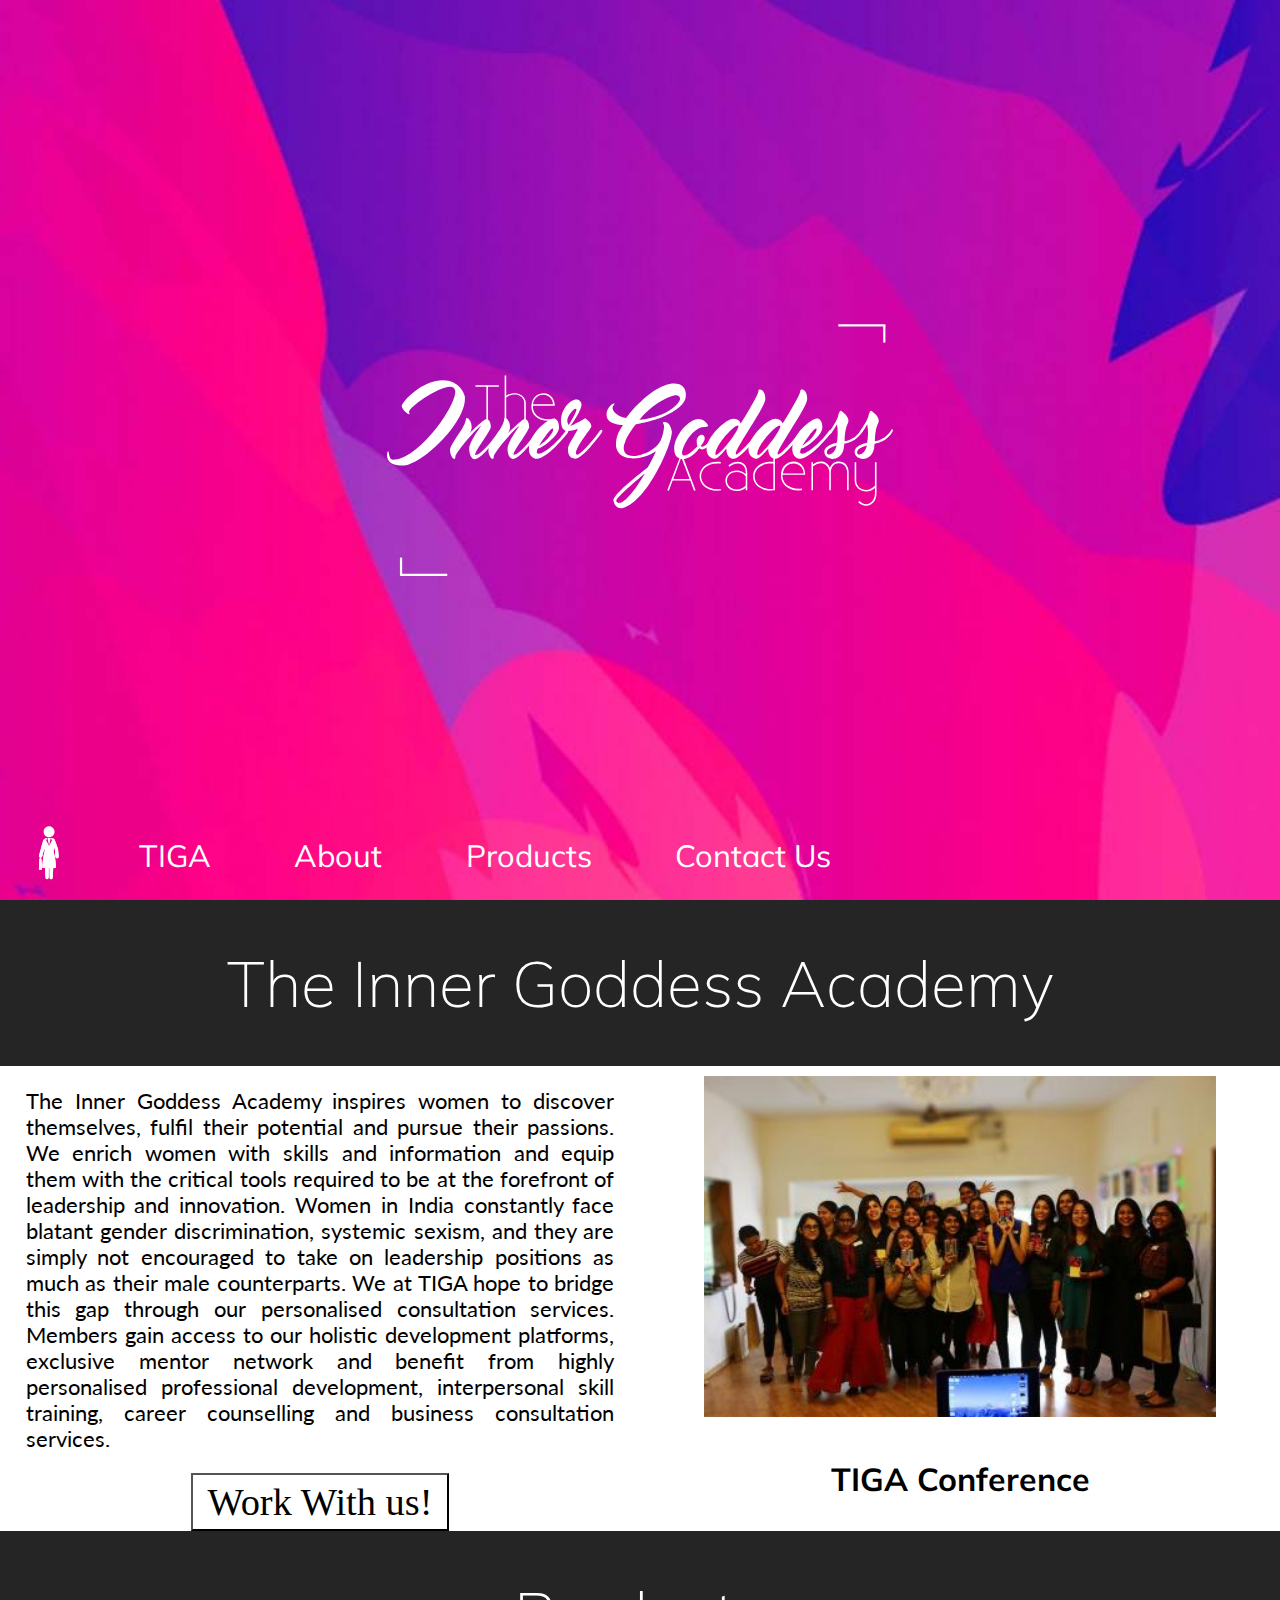
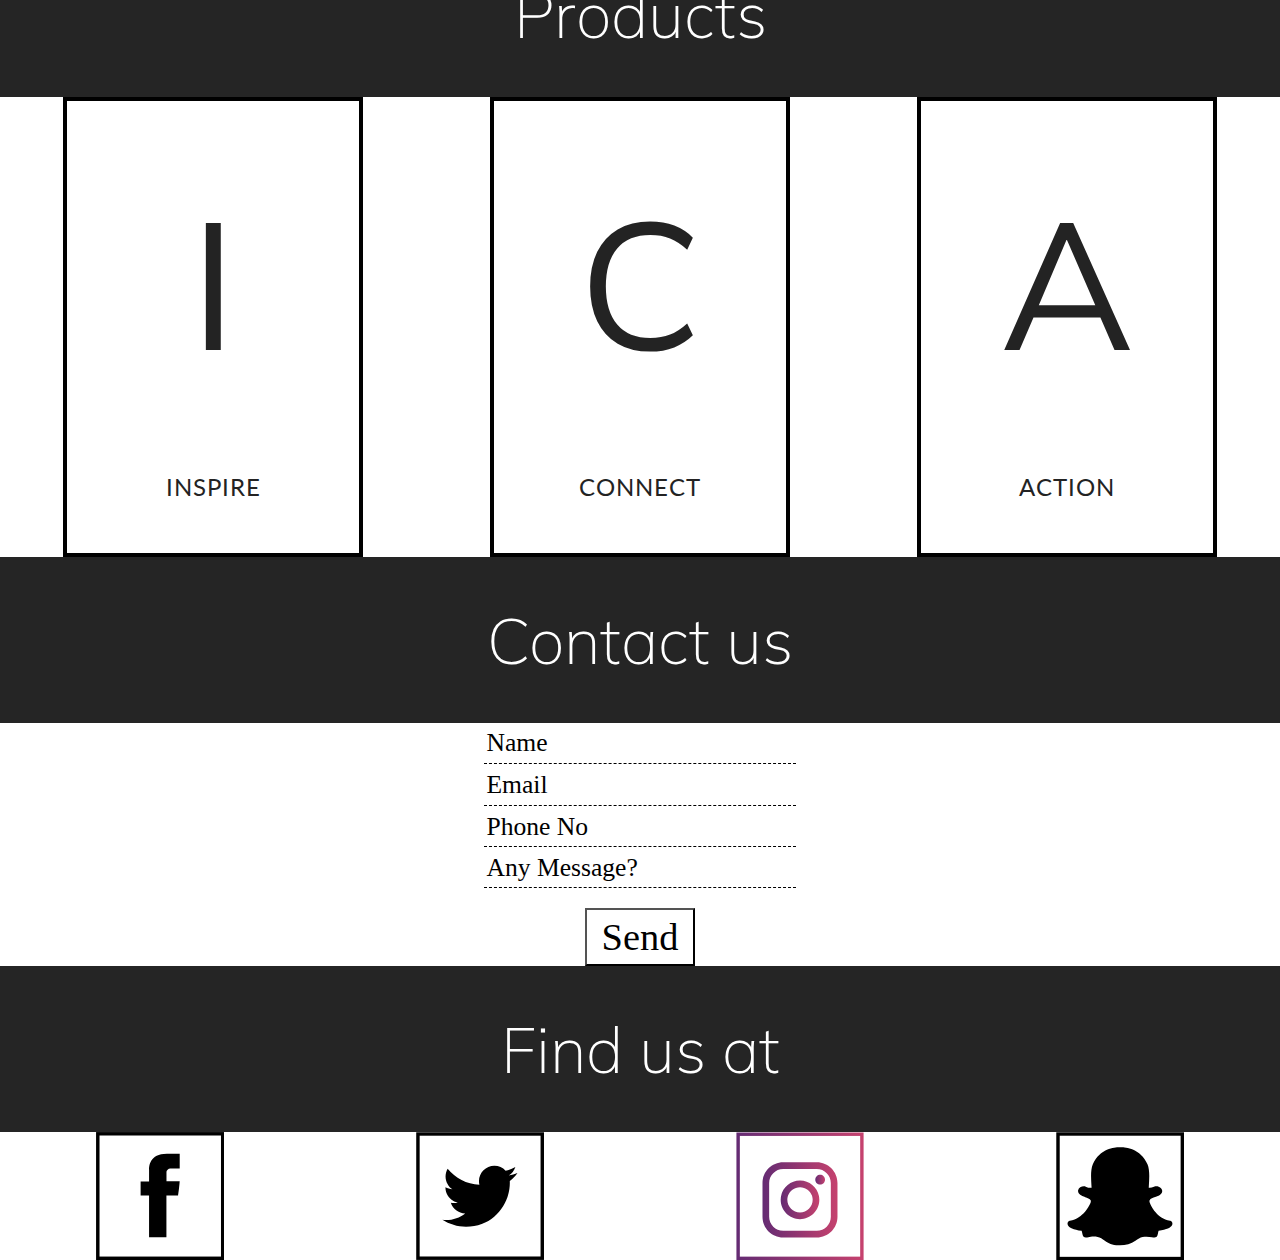
<file: index.html>
<!DOCTYPE html>
<!--suppress ALL -->
<html>
<head>
    <title>The Inner Goddess Academy</title>
    <meta charset="UTF-8">
    <meta name="keywords"
          content="WOMEN,women,TIGA,The,Inner,Goddess,Academy,empowerement,culturals,fun,entertainment,media,women power">
    <meta name="robots" content="index">
    <meta name="author" content="Vishal P">
    <meta name="viewport" content="width=device-width, initial-scale=1.0">
    <link rel="icon" href="img/favicon.png" type="image/x-icon"/>

</head>
<body>
    <link href="https://fonts.googleapis.com/css?family=Lato:300,400|Muli:400,700" rel="stylesheet">
    <link rel="stylesheet" href="css/app.css">
<div class="container">
    <div class="row first" id="home">
        <div class="writing">
            <img src="svg/tiga.svg" id="tiga_banner">
        </div>
    </div>
    <ul id="mynavbar">
        <li><img src="svg/1.svg" id="onewoman"/></li>
        <li id="nav1"><a href="#home">TIGA</a></li>
        <li id="nav2"><a href="#About">About</a></li>
        <li id="nav3"><a href="#Products">Products</a></li>
        <li id="nav3"><a href="#contactrow">Contact Us</a></li>
    </ul>
    <div class="header">
    <h1 class="About">The Inner Goddess Academy</h1>
  </div>
    <div class="row" id="About">
        <div class=column id="para">
            <p>
                The Inner Goddess Academy inspires women to discover themselves, fulfil their potential and pursue their
                passions. We enrich women with skills and information and equip them with the critical tools required to
                be at the forefront of leadership and innovation. Women in India constantly face blatant gender
                discrimination, systemic sexism, and they are simply not encouraged to take on leadership positions as
                much as their male counterparts. We at TIGA hope to bridge this gap through our personalised
                consultation services. Members gain access to our holistic development platforms, exclusive mentor
                network and benefit from highly personalised professional development, interpersonal skill training,
                career counselling and business consultation services.
            </p>
            <a href="workwithus.html"><button class="buttons">Work With us!</button></a>
        </div>
        <div class="column" id="img1">
            <img src="img/main1.JPG" alt="TIGA Conference attendees"/>
            <h1>TIGA Conference</h1>
        </div>
    </div>
    <div class="header">
    <h1 class="About">Products</h1>
  </div>
    <div class="row" id="Products">
        <div class="column">
            <a href="inspiration.html">
                <div class="box">
                    <svg xmlns="http://www.w3.org/2000/svg" viewbox="0 0 300 460" width="100%" height="100%"
                         preserveAspectRatio="xMid meet">
                        <line class="top" x1="0" y1="0" x2="900" y2="0" vector-effect="non-scaling-stroke"/>
                        <line class="left" x1="0" y1="460" x2="0" y2="-920" vector-effect="non-scaling-stroke"/>
                        <line class="bottom" x1="300" y1="460" x2="-600" y2="460" vector-effect="non-scaling-stroke"/>
                        <line class="right" x1="300" y1="0" x2="300" y2="1380" vector-effect="non-scaling-stroke"/>
                    </svg>
                    <h3>I</h3>
                    <span>Inspire</span>
                </div>
            </a>
        </div>
        <div class="column">
            <a href="connection.html">
                <div class="box">
                    <svg xmlns="http://www.w3.org/2000/svg" viewbox="0 0 300 460" width="100%" height="100%"
                         preserveAspectRatio="xMidYMid meet">
                        <line class="top" x1="0" y1="0" x2="900" y2="0" vector-effect="non-scaling-stroke"/>
                        <line class="left" x1="0" y1="460" x2="0" y2="-920" vector-effect="non-scaling-stroke"/>
                        <line class="bottom" x1="300" y1="460" x2="-600" y2="460" vector-effect="non-scaling-stroke"/>
                        <line class="right" x1="300" y1="0" x2="300" y2="1380" vector-effect="non-scaling-stroke"/>

                    </svg>
                    <h3>C</h3>
                    <span>Connect</span>
                </div>
            </a>
        </div>
        <div class="column">
            <a href="action.html">
                <div class="box">
                    <svg xmlns="http://www.w3.org/2000/svg" viewbox="0 0 300 460" width="100%" height="100%"
                         preserveAspectRatio="xMidYMid meet">
                        <line class="top" x1="0" y1="0" x2="900" y2="0"/>
                        <line class="left" x1="0" y1="460" x2="0" y2="-920"/>
                        <line class="bottom" x1="300" y1="460" x2="-600" y2="460"/>
                        <line class="right" x1="300" y1="0" x2="300" y2="1380"/>
                    </svg>
                    <h3>A</h3>
                    <span>Action</span>
                </div>
            </a>
        </div>
    </div>
    <div class="header">
    <h1 class="About">Contact us</h1>
  </div>
    <div class="row" id="contactrow">
        <div class="column">
            <form id='foo'>
                <input id='name' name='name' type='text' title="name" placeholder="Name">
                <input id='email' name='email' type='email' title="email" placeholder="Email">
                <input id='phone' name='phone' type='tel' title="phone" placeholder="Phone No">
                <input id='message' name='message' rows='1' title="message"
                       placeholder="Any Message?"></input>
                <div class="buttonsform">
                    <div id='success'></div>
                    <button type='submit' class="buttons">Send</button>
                </div>
            </form>
        </div>
    </div>
    <div class="header">
      <h1 class="About">Find us at</h1>
    </div>
    <div class="row" id="social">
        <div class="column">
            <img src="svg/004-facebook-letter-logo.svg"/>
        </div>
        <div class="column">
            <img src="svg/003-twitter-logo-silhouette.svg"/>
        </div>
        <div class="column">
            <img src="svg/001-instagram-logo.svg"/>
        </div>
        <div class="column">
            <img src="svg/002-snapchat.svg"/>
        </div>
    </div>
</div>
<script src="https://ajax.googleapis.com/ajax/libs/jquery/3.2.1/jquery.min.js"></script>
<script src="js/app.js"></script>
</body>
</html>
</file>
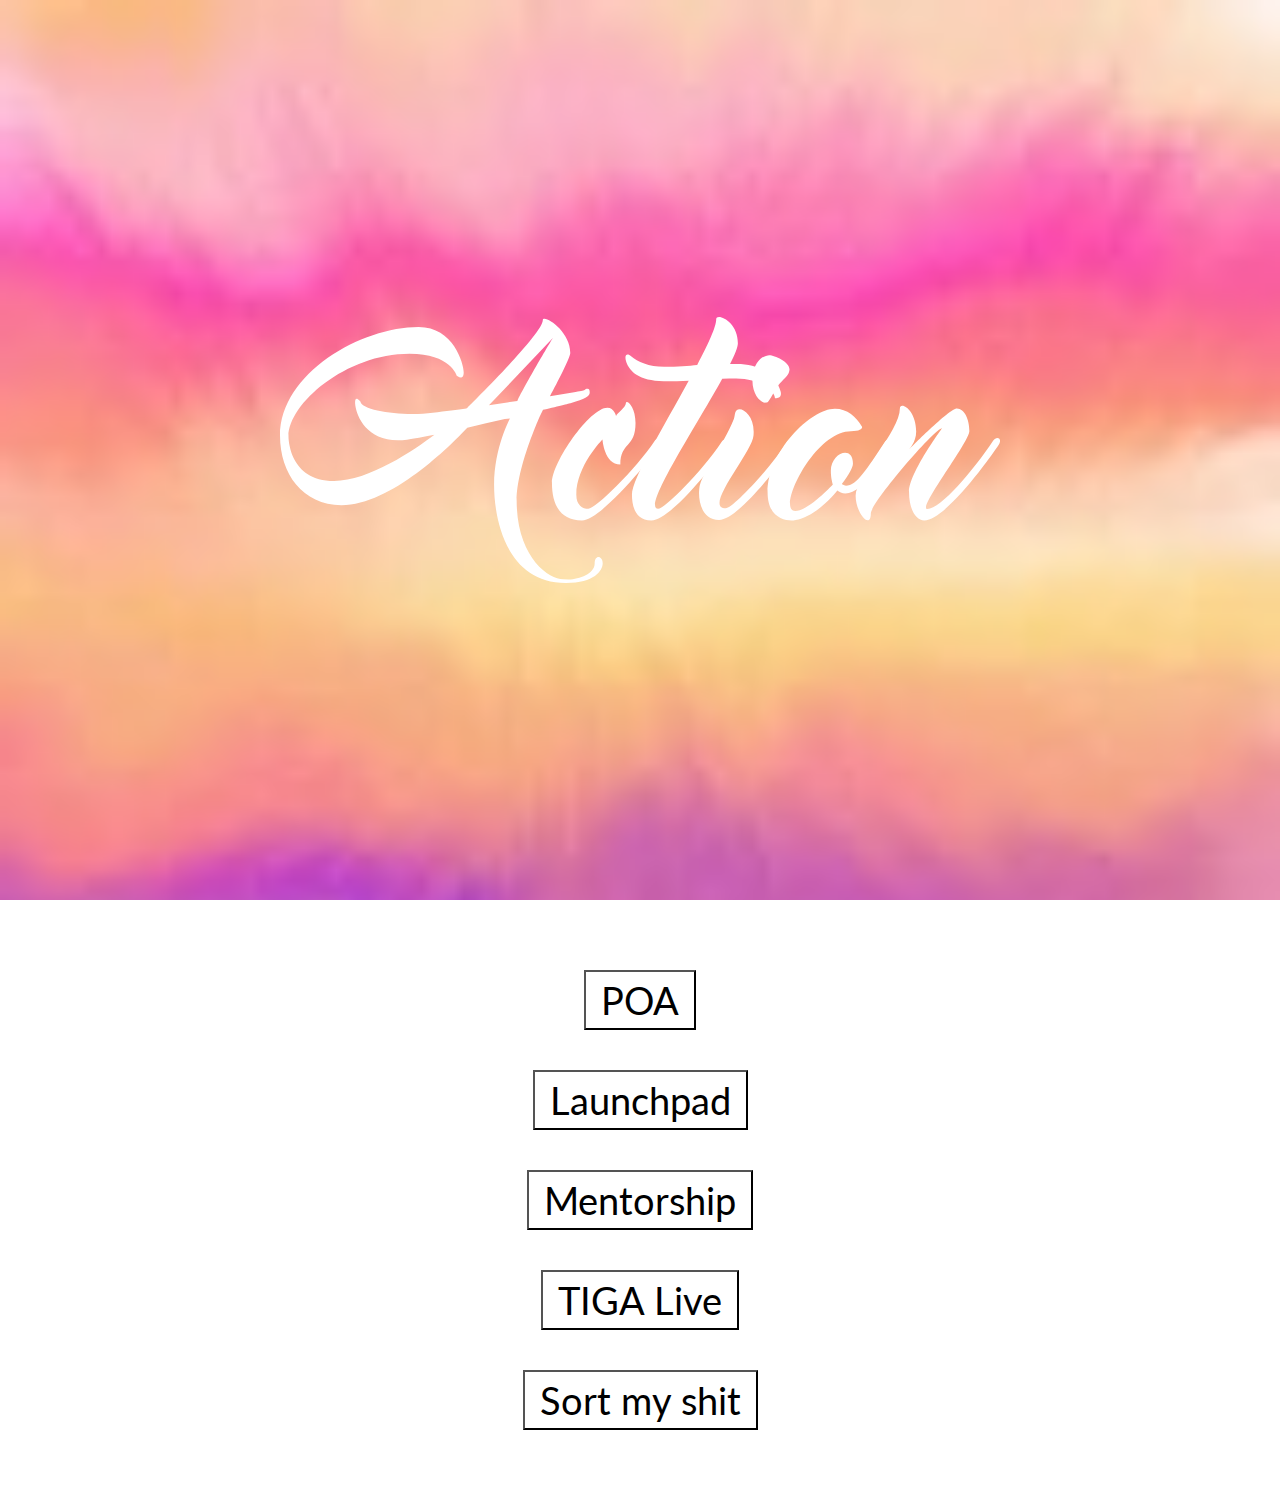
<file: action.html>
<!DOCTYPE html>
<html>
<head>
  <meta http-equiv="content-type" content="text/html; charset=UTF-8">
  <title>Action</title>
  <link rel="icon" href="img/favicon.png" type="image/x-icon"/>
  <link rel="stylesheet" type="text/css" href="css/action.css">
  <link href="https://fonts.googleapis.com/css?family=Lato:300,400|Muli:400,700" rel="stylesheet">


</head>
<body>
  <div class="container">

    <div class="row" id="home">
        <div class="writing">
            <img id="banner" src="svg/action.svg" alt="Action">
        </div>
    </div>
    <div class="buttons">
        <div class="button"><a href="https://goo.gl/forms/DWD5dgfotiDTOcuI3"><button class="buttons1">POA</button></div></a>
        <div class="button"><a href="https://goo.gl/forms/C76rxVM3hsO6mwKV2"><button class="buttons1">Launchpad</button></div></a>
        <div class="button"><a href="https://goo.gl/forms/C76rxVM3hsO6mwKV2"><button class="buttons1">Mentorship</button></div></a>
        <div class="button"><a href="https://docs.google.com/a/the-iga.com/forms/d/e/1FAIpQLSfMNiwuMzxJii9wI1RnvJBySYsVqr8YOLWoJInLm88ShqB7Lw/viewform"><button class="buttons1">TIGA Live</button></div></a>
        <div class="button"><a href="https://goo.gl/forms/CPyr6EDPAmhYkA6J2"><button class="buttons1">Sort my shit</button></div></a>
    </div>
  </div>



</body>
</html>
</file>
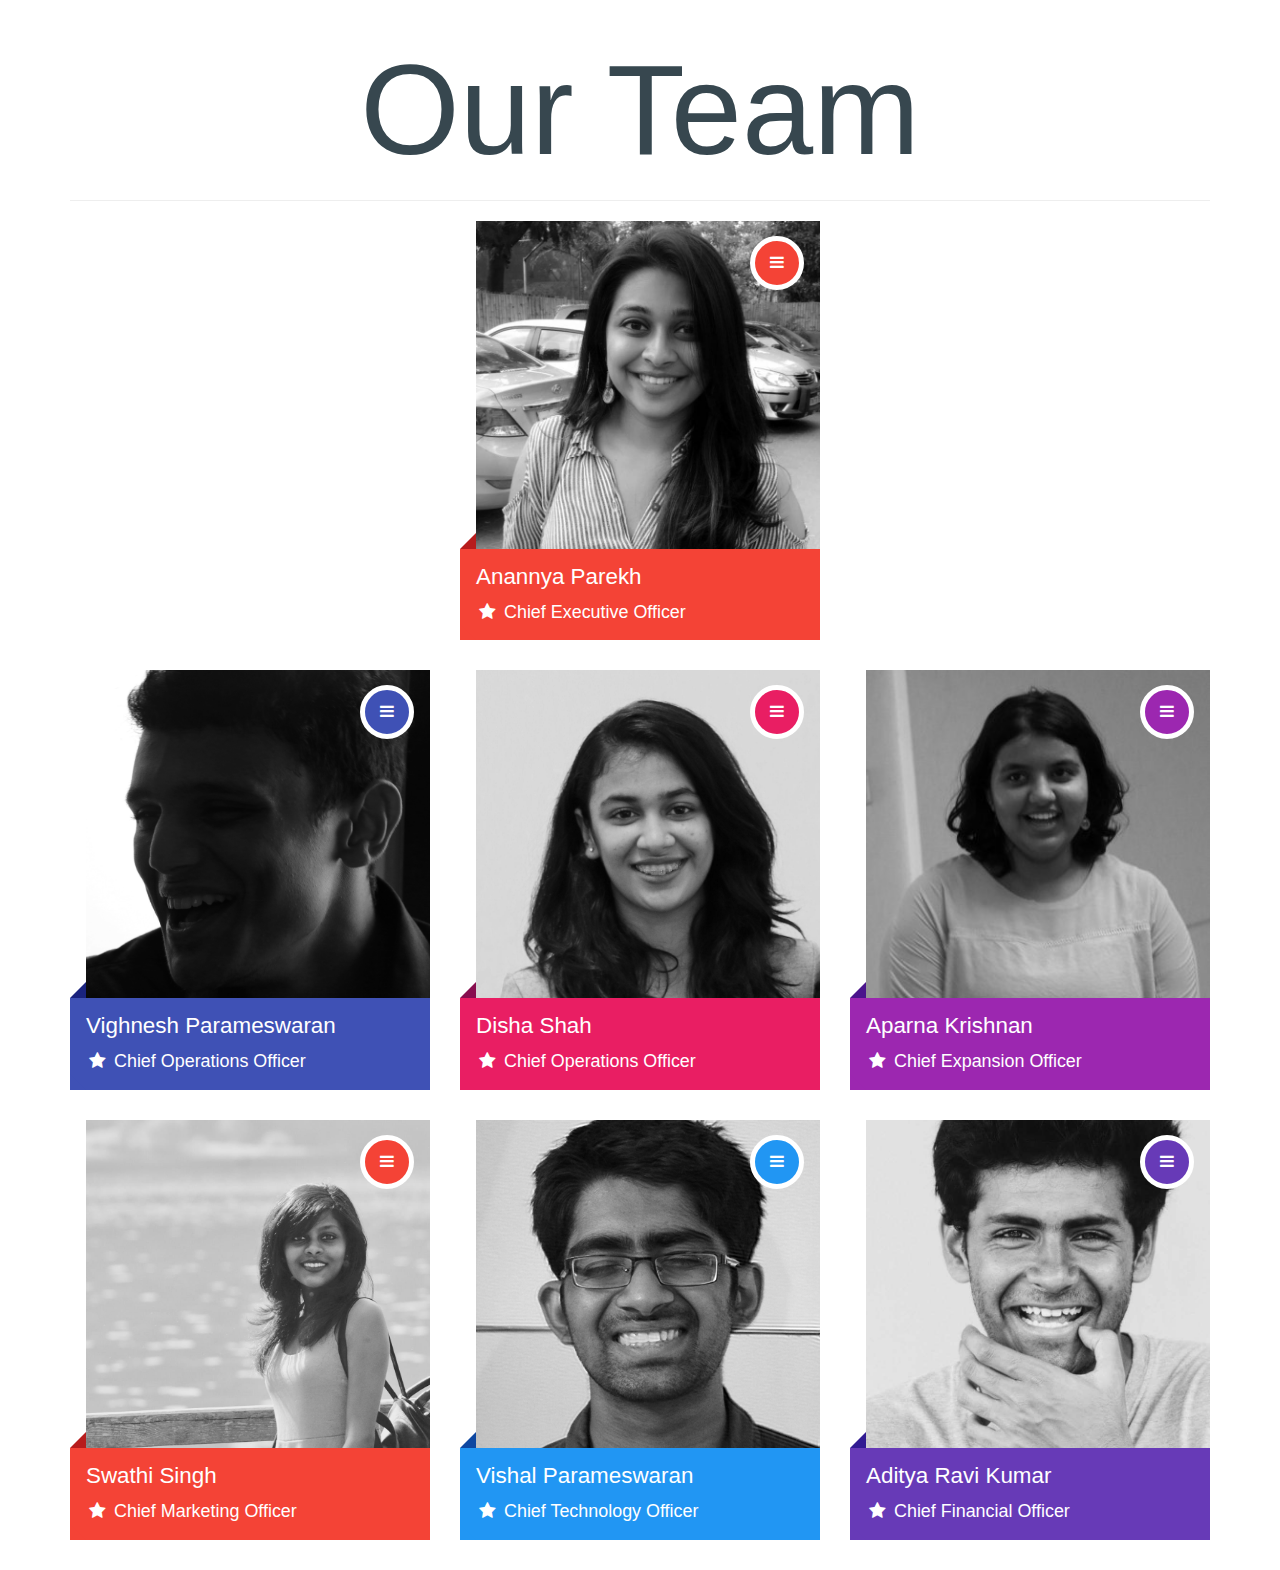
<file: the-team.html>
<!DOCTYPE html><html><head> <title>The Inner Goddess Academy</title> <meta charset="UTF-8"> <meta name="keywords" content="WOMEN,women,TIGA,The,Inner,Goddess,Academy,empowerement,culturals,fun,entertainment,media,women power"> <meta name="robots" content="index"> <meta name="author" content="Vishal P"> <meta name="viewport" content="width=device-width, initial-scale=1.0"> <link rel="icon" href="img/favicon.png" type="image/x-icon"/></head><body> <link rel="stylesheet" href="https://cdnjs.cloudflare.com/ajax/libs/font-awesome/4.2.0/css/font-awesome.min.css"> <link rel="stylesheet"href="http://maxcdn.bootstrapcdn.com/bootstrap/3.3.4/css/bootstrap.min.css"/> <link rel="stylesheet" href="css/About/workwithus.min.css"><section class="container"> <div class="page-header"> <h1>Our Team<br></div><div class="row active-with-click"> <div class="col-md-4 col-sm-6 col-md-offset-4 col-xs-12"> <article class="material-card Red"> <h2> <span>Anannya Parekh</span> <strong> <i class="fa fa-fw fa-star"></i> Chief Executive Officer </strong> </h2> <div class="mc-content"> <div class="img-container"> <img class="img-responsive" src="img/Team/anya.jpg"> </div><div class="mc-description"> I am 21 years old and currently pursuing my Aerospace Engineering from SRM University. My passions include business management, airplanes, Kathak dancing and public speaking. I love love love indie music and loads of momos! My dream is to spearhead the women leadership movement in the world and maybe, own an aircraft company someday. </div></div><a class="mc-btn-action"> <i class="fa fa-bars"></i> </a> <div class="mc-footer"> <h4> Social </h4> <a href="https://www.facebook.com/anannya.parekh" class="fa fa-fw fa-facebook"></a> <a href="https://www.linkedin.com/in/anannyaparekh/" class="fa fa-fw fa-linkedin"></a> <a href="https://twitter.com/AnyahKutty" class="fa fa-fw fa-twitter"></a> <a href="https://instagram.com/anyahkutty" class="fa fa-fw fa-instagram"></a> </div></article> </div></div><div class="row active-with-click"> <div class="col-md-4 col-sm-6 col-xs-12"> <article class="material-card Indigo"> <h2> <span>Vighnesh Parameswaran</span> <strong> <i class="fa fa-fw fa-star"></i> Chief Operations Officer </strong> </h2> <div class="mc-content"> <div class="img-container"> <img class="img-responsive" src="img/Team/vicky.jpg"> </div><div class="mc-description"> I am 19 years old, currently pursuing Mechanical Engineering from SRM University. I love sports, and have been into it from ever since I can remember. Meeting new people is something that excites me.  My dream is to be a part of the  most powerful 1% people in the world.</div></div><a class="mc-btn-action"> <i class="fa fa-bars"></i> </a> <div class="mc-footer"> <h4> Social </h4> <a href="https://www.facebook.com/vighnesh.parameswaran" class="fa fa-fw fa-facebook"></a> <a href="" class="fa fa-fw fa-linkedin"></a> <a href="" class="fa fa-fw fa-twitter"></a> <a href="" class="fa fa-fw fa-google-plus"></a> </div></article> </div><div class="col-md-4 col-sm-6 col-xs-12"> <article class="material-card Pink"> <h2> <span>Disha Shah</span> <strong> <i class="fa fa-fw fa-star"></i> Chief Operations Officer </strong> </h2> <div class="mc-content"> <div class="img-container"> <img class="img-responsive" src="img/Team/disha.jpg"> </div><div class="mc-description"> I'm 17 years old and currently pursuing computer science and engineering at SRM University. I love dancing, swimming, reading and watching movies. My favourite festival is Navarathri. My dream is to travel and explore the world. I also one day want write a book maybe. </div></div><a class="mc-btn-action"> <i class="fa fa-bars"></i> </a> <div class="mc-footer"> <h4> Social </h4> <a href="https://www.facebook.com/disha.shah.3958914" class="fa fa-fw fa-facebook"></a> <a href="https://www.linkedin.com/in/disha-shah-888220125/?lipi=urn%3Ali%3Apage%3Ad_flagship3_search_srp_people%3B9Q0zwIFIQv%2BOgWI7ZM8HBA%3D%3D&licu=urn%3Ali%3Acontrol%3Ad_flagship3_search_srp_people-search_srp_result" class="fa fa-fw fa-linkedin"></a> </div></article> </div><div class="col-md-4 col-sm-6 col-xs-12"> <article class="material-card Purple"> <h2> <span>Aparna Krishnan</span> <strong> <i class="fa fa-fw fa-star"></i> Chief Expansion Officer </strong> </h2> <div class="mc-content"> <div class="img-container"> <img class="img-responsive" src="img/Team/aparna.jpg"> </div><div class="mc-description"> I'm 20yrs old, a sociology graduate and currently doing my MA in development at azim premji university. I really enjoy swimming and theater. Confusion is a constant state of mind and I'm selectively socially awkward. The way to my heart is lemon cheesecake, puppy memes and hugs. Just your above average sunshine</div></div><a class="mc-btn-action"> <i class="fa fa-bars"></i> </a> <div class="mc-footer"> <h4> Social </h4> <a href="https://www.facebook.com/aparna.krishnan.716" class="fa fa-fw fa-facebook"></a> <a href="https://www.linkedin.com/in/aparna-krishnan-627071113/" class="fa fa-fw fa-linkedin"></a> <a href="https://twitter.com/Aparna_k29" class="fa fa-fw fa-twitter"></a> </div></article> </div><div class="col-md-4 col-sm-6 col-xs-12"> <article class="material-card Red"> <h2> <span>Swathi Singh</span> <strong> <i class="fa fa-fw fa-star"></i> Chief Marketing Officer </strong> </h2> <div class="mc-content"> <div class="img-container"> <img class="img-responsive" src="img/Team/swathi.jpg"> </div><div class="mc-description"> I'm a 20 year old student, currenxtly pursuing a degree Biomedical Sciences. As someone who struggles from being deeply interested in rocket science, astronomy, arts, medicine and photography, I'm trying to move towards a multi-faceted future. </div></div><a class="mc-btn-action"> <i class="fa fa-bars"></i> </a> <div class="mc-footer"> <h4> Social </h4> <a href="https://www.facebook.com/swathi333" class="fa fa-fw fa-facebook"></a> <a href="https://www.linkedin.com/in/swathi-singh-3526a0112/" class="fa fa-fw fa-linkedin"></a> <a href="" class="fa fa-fw fa-twitter"></a> <a href="https://instagram.com/swat.singh" class="fa fa-fw fa-instagram"></a> </div></article> </div><div class="col-md-4 col-sm-6 col-xs-12"> <article class="material-card Blue"> <h2> <span>Vishal Parameswaran</span> <strong> <i class="fa fa-fw fa-star"></i> Chief Technology Officer </strong> </h2> <div class="mc-content"> <div class="img-container"> <img class="img-responsive" src="img/Team/vishal.jpg"> </div><div class="mc-description"> Mesa Likes Food. <br/>Mesa Likes Code <br/>Mesa Likes Star Wars <br/>Mesa Likes Rock </div></div><a class="mc-btn-action"> <i class="fa fa-bars"></i> </a> <div class="mc-footer"> <h4> Social </h4> <a href="https://www.facebook.com/sausagenutter" class="fa fa-fw fa-facebook"></a> <a href="https://www.linkedin.com/in/vishalp23/" class="fa fa-fw fa-linkedin"></a> <a href="https://twitter.com/vishup23" class="fa fa-fw fa-twitter"></a> <a href="https://github.com/sausagenutter" class="fa fa-fw fa-github"></a> </div></article> </div><div class="col-md-4 col-sm-6 col-xs-12"> <article class="material-card Deep-Purple"> <h2> <span>Aditya Ravi Kumar</span> <strong> <i class="fa fa-fw fa-star"></i> Chief Financial Officer </strong> </h2> <div class="mc-content"> <div class="img-container"> <img class="img-responsive" src="img/Team/aditya.jpg"> </div><div class="mc-description"> At 21, I'm a Mechanical Engineer by qualification but I currently work for a Venture Capital firm. I believe in soaking up as much learning as you can, no matter where you are. I am an ISB YLP admit for 2019 and I want to one day be in the business of growing businesses. I am a strong believer in the concept of Equality in Opportunity. Powerlifting is what keeps me sane and eating is what makes me happy! </div></div><a class="mc-btn-action"> <i class="fa fa-bars"></i> </a> <div class="mc-footer"> <h4> Social </h4> <a href="https://www.facebook.com/AdityaRaviKumar" class="fa fa-fw fa-facebook"></a> <a href="https://www.linkedin.com/in/aditya-ravi-kumar-12a434b7/" class="fa fa-fw fa-linkedin"></a> <a href="https://twitter.com/AdityaRaviKuma7" class="fa fa-fw fa-twitter"></a> </div></article> </div></div></section><script src="https://cdnjs.cloudflare.com/ajax/libs/jquery/2.1.3/jquery.min.js"></script><script src="js/workwithus.js" ></script></body></html>
</file>
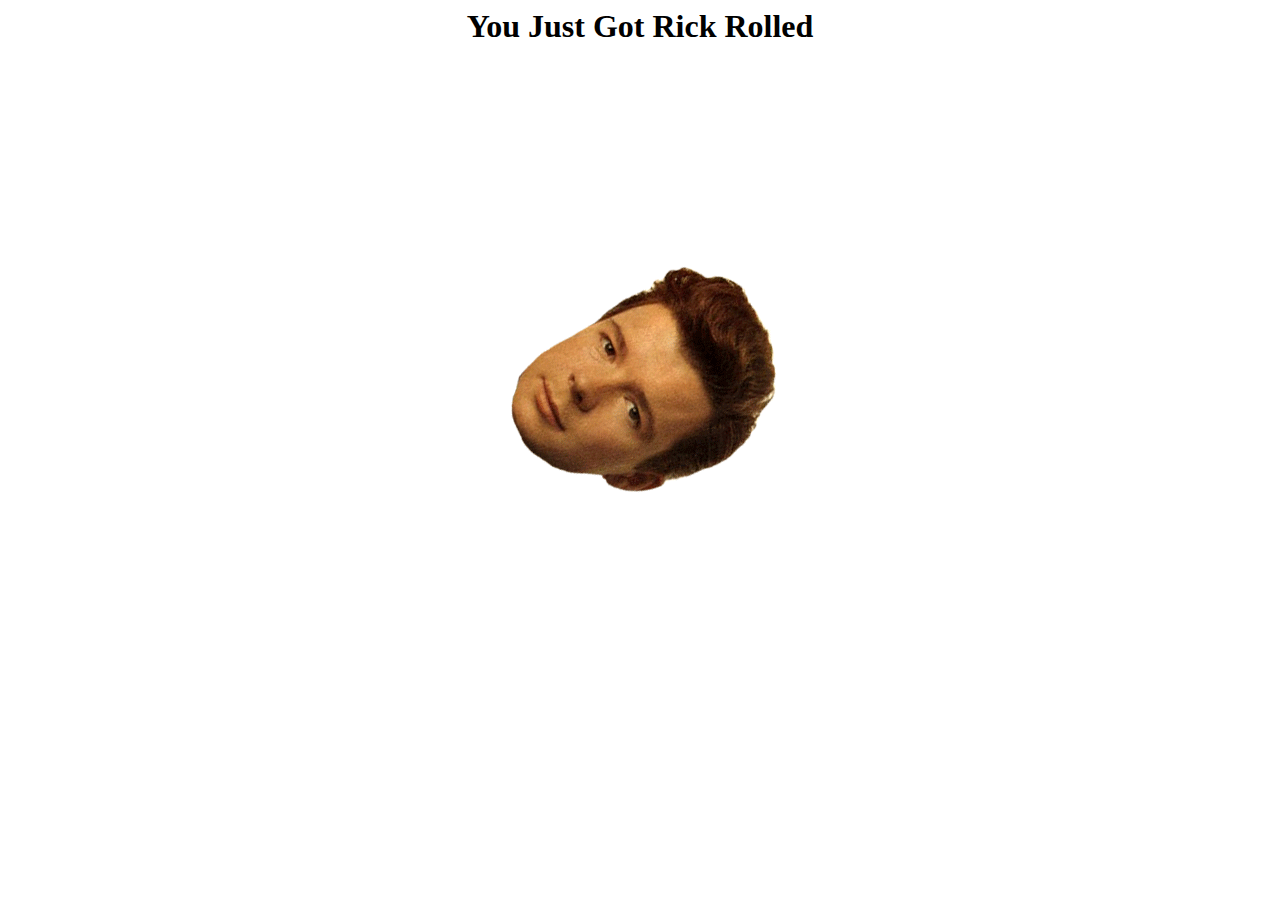
<file: vishal.html>
<HTML>
	<head>
		<title>Vishals Face</title>
		<style>
			body{
				max-width: 100vw;
				max-height: 100vw;
				
			}
			#img-container{
				width: 99vw;
				height: 70vh;
				display: flex;
				justify-content: center;
				align-items: center;
			}
		</style>
	</head>
	<body>
		<audio autoplay >
  			<source src="rickroll.mp3" type="audio/mpeg">
		</audio>
		<h1 style="text-align: center;">You Just Got Rick Rolled</h1>
		<div id="img-container">
			<img src="img/rick.gif">
		</div>
	</body>
</HTML>
</file>
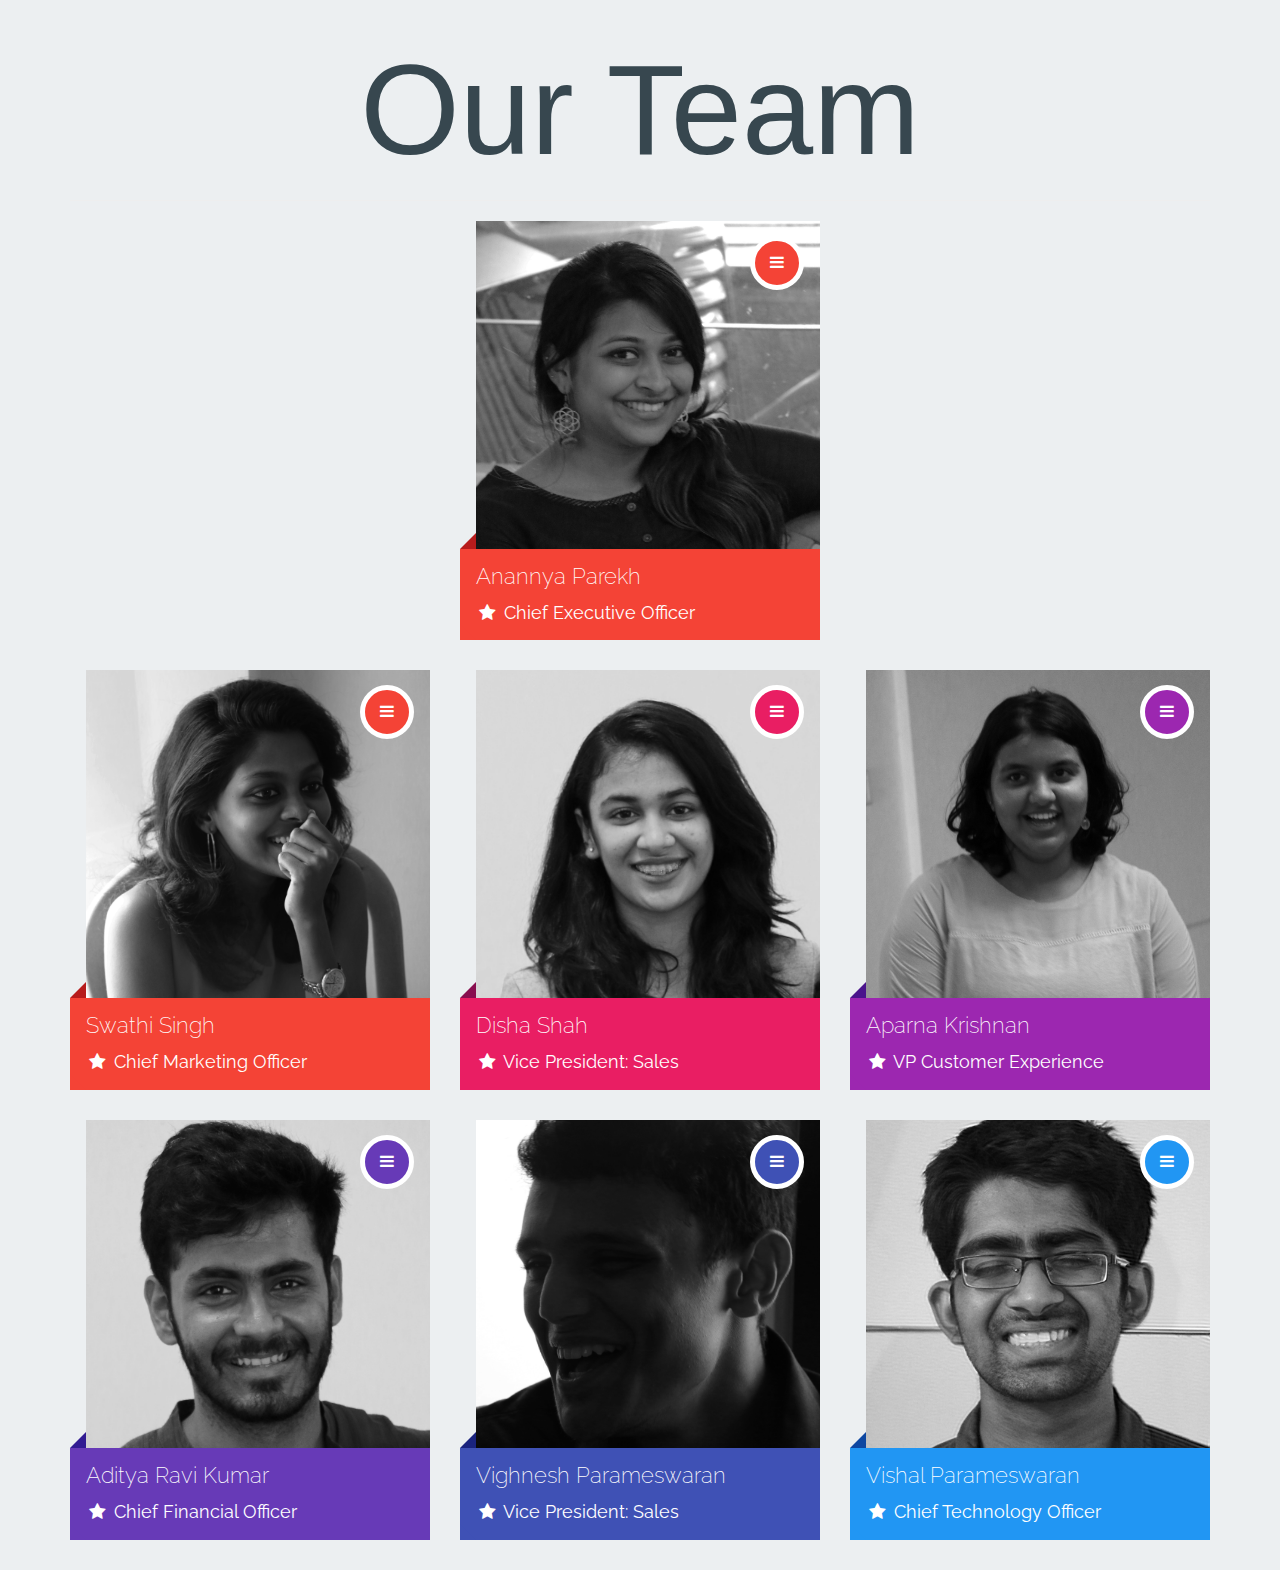
<file: workwithus.html>
<!DOCTYPE html>
<!--suppress ALL -->
<html>
<head>
    <title>The Inner Goddess Academy</title>
    <meta charset="UTF-8">
    <meta name="keywords"
          content="WOMEN,women,TIGA,The,Inner,Goddess,Academy,empowerement,culturals,fun,entertainment,media,women power">
    <meta name="robots" content="index">
    <meta name="author" content="Vishal P">
    <meta name="viewport" content="width=device-width, initial-scale=1.0">
    <link rel="stylesheet" href="https://cdnjs.cloudflare.com/ajax/libs/font-awesome/4.2.0/css/font-awesome.min.css">
    <link rel="stylesheet"href="http://maxcdn.bootstrapcdn.com/bootstrap/3.3.4/css/bootstrap.min.css" />
    <link rel="stylesheet" href="css/workwithus.css">
</head>
<body>
<section class="container">
    <div class="page-header">
        <h1>Our Team<br>
    </div>
    <div class="row active-with-click">
        <div class="col-md-4 col-sm-6 col-md-offset-4 col-xs-12">
            <article class="material-card Red">
                <h2>
                    <span>Anannya Parekh</span>
                    <strong>
                        <i class="fa fa-fw fa-star"></i>
                        Chief Executive Officer
                    </strong>
                </h2>
                <div class="mc-content">
                    <div class="img-container">
                        <img class="img-responsive" src="img/anya.jpg">
                    </div>
                    <div class="mc-description">
                        He has appeared in more than 100 films and television shows, including The Deer Hunter, Annie Hall, The Prophecy trilogy, The Dogs of War ...
                    </div>
                </div>
                <a class="mc-btn-action">
                    <i class="fa fa-bars"></i>
                </a>
                <div class="mc-footer">
                    <h4>
                        Social
                    </h4>
                    <a href="https://www.facebook.com/anannya.parekh" class="fa fa-fw fa-facebook"></a>
                    <a href="https://www.linkedin.com/in/anannyaparekh/" class="fa fa-fw fa-linkedin"></a>
                    <a href="https://twitter.com/AnyahKutty" class="fa fa-fw fa-twitter"></a>
                    <a href="https://plus.google.com/104169912007796304563" class="fa fa-fw fa-google-plus"></a>
                </div>
            </article>
        </div>
    </div>
    <div class="row active-with-click">
        <div class="col-md-4 col-sm-6 col-xs-12">
            <article class="material-card Red">
                <h2>
                    <span>Swathi Singh</span>
                    <strong>
                        <i class="fa fa-fw fa-star"></i>
                        Chief Marketing Officer
                    </strong>
                </h2>
                <div class="mc-content">
                    <div class="img-container">
                        <img class="img-responsive" src="img/swathi.jpg">
                    </div>
                    <div class="mc-description">
                        He has appeared in more than 100 films and television shows, including The Deer Hunter, Annie Hall, The Prophecy trilogy, The Dogs of War ...
                    </div>
                </div>
                <a class="mc-btn-action">
                    <i class="fa fa-bars"></i>
                </a>
                <div class="mc-footer">
                    <h4>
                        Social
                    </h4>
                    <a href="https://www.facebook.com/swathi333" class="fa fa-fw fa-facebook"></a>
                    <a href="" class="fa fa-fw fa-linkedin"></a>
                    <a href="" class="fa fa-fw fa-twitter"></a>
                    <a href="https://plus.google.com/110024866040151586891" class="fa fa-fw fa-google-plus"></a>
                </div>
            </article>
        </div>
        <div class="col-md-4 col-sm-6 col-xs-12">
            <article class="material-card Pink">
                <h2>
                    <span>Disha Shah</span>
                    <strong>
                        <i class="fa fa-fw fa-star"></i>
                        Vice President: Sales
                    </strong>
                </h2>
                <div class="mc-content">
                    <div class="img-container">
                        <img class="img-responsive" src="img/disha.jpg">
                    </div>
                    <div class="mc-description">
                        He has won two Academy Awards, for his roles in the mystery drama Mystic River (2003) and the biopic Milk (2008). Penn began his acting career in television with a brief appearance in a 1974 episode of Little House on the Prairie ...
                    </div>
                </div>
                <a class="mc-btn-action">
                    <i class="fa fa-bars"></i>
                </a>
                <div class="mc-footer">
                    <h4>
                        Social
                    </h4>
                    <a href="https://www.facebook.com/disha.shah.3958914" class="fa fa-fw fa-facebook"></a>
                    <a href="" class="fa fa-fw fa-linkedin"></a>
                    <a href="" class="fa fa-fw fa-twitter"></a>
                    <a href="" class="fa fa-fw fa-google-plus"></a>
                </div>
            </article>
        </div>
        <div class="col-md-4 col-sm-6 col-xs-12">
            <article class="material-card Purple">
                <h2>
                    <span>Aparna Krishnan</span>
                    <strong>
                        <i class="fa fa-fw fa-star"></i>
                        VP Customer Experience
                    </strong>
                </h2>
                <div class="mc-content">
                    <div class="img-container">
                        <img class="img-responsive" src="img/aparna.jpg">
                    </div>
                    <div class="mc-description">
                        He rose to international fame with his role as the Man with No Name in Sergio Leone's Dollars trilogy of spaghetti Westerns during the 1960s ...
                    </div>
                </div>
                <a class="mc-btn-action">
                    <i class="fa fa-bars"></i>
                </a>
                <div class="mc-footer">
                    <h4>
                        Social
                    </h4>
                    <a href="https://www.facebook.com/aparna.krishnan.716" class="fa fa-fw fa-facebook"></a>
                    <a href="https://www.linkedin.com/in/aparna-krishnan-627071113/" class="fa fa-fw fa-linkedin"></a>
                    <a href="https://twitter.com/Aparna_k29" class="fa fa-fw fa-twitter"></a>
                    <a href="" class="fa fa-fw fa-google-plus"></a>
                </div>
            </article>
        </div>
        <div class="col-md-4 col-sm-6 col-xs-12">
            <article class="material-card Deep-Purple">
                <h2>
                    <span>Aditya Ravi Kumar</span>
                    <strong>
                        <i class="fa fa-fw fa-star"></i>
                        Chief Financial Officer
                    </strong>
                </h2>
                <div class="mc-content">
                    <div class="img-container">
                        <img class="img-responsive" src="img/aditya.jpg">
                    </div>
                    <div class="mc-description">
                        He has been known for his versatile portrayals of antiheroes and vulnerable characters.[3] He won the Academy Award for Kramer vs. Kramer in 1979 ...
                    </div>
                </div>
                <a class="mc-btn-action">
                    <i class="fa fa-bars"></i>
                </a>
                <div class="mc-footer">
                    <h4>
                        Social
                    </h4>
                    <a href="https://www.facebook.com/AdityaRaviKumar" class="fa fa-fw fa-facebook"></a>
                    <a href="https://www.linkedin.com/in/aditya-ravi-kumar-12a434b7/" class="fa fa-fw fa-linkedin"></a>
                    <a href="https://twitter.com/AdityaRaviKuma7" class="fa fa-fw fa-twitter"></a>
                    <a href="" class="fa fa-fw fa-google-plus"></a>
                </div>
            </article>
        </div>
        <div class="col-md-4 col-sm-6 col-xs-12">
            <article class="material-card Indigo">
                <h2>
                    <span>Vighnesh Parameswaran</span>
                    <strong>
                        <i class="fa fa-fw fa-star"></i>
                        Vice President: Sales
                    </strong>
                </h2>
                <div class="mc-content">
                    <div class="img-container">
                        <img class="img-responsive" src="img/vicky.jpg">
                    </div>
                    <div class="mc-description">
                        He has been nominated for three Academy Awards for his work in the films Primal Fear, American History X and Birdman. He also starred in other roles ...
                    </div>
                </div>
                <a class="mc-btn-action">
                    <i class="fa fa-bars"></i>
                </a>
                <div class="mc-footer">
                    <h4>
                        Social
                    </h4>
                    <a href="https://www.facebook.com/vighnesh.parameswaran" class="fa fa-fw fa-facebook"></a>
                    <a href="" class="fa fa-fw fa-linkedin"></a>
                    <a href="" class="fa fa-fw fa-twitter"></a>
                    <a href="" class="fa fa-fw fa-google-plus"></a>
                </div>
            </article>
        </div>
        <div class="col-md-4 col-sm-6 col-xs-12">
            <article class="material-card Blue">
                <h2>
                    <span>Vishal Parameswaran</span>
                    <strong>
                        <i class="fa fa-fw fa-star"></i>
                        Chief Technology Officer
                    </strong>
                </h2>
                <div class="mc-content">
                    <div class="img-container">
                        <img class="img-responsive" src="img/vishal.jpg">
                    </div>
                    <div class="mc-description">
                        English actor and author. Renowned for his distinctive working class cockney accent, Caine has appeared in over 115 films and is regarded as a British ...
                    </div>
                </div>
                <a class="mc-btn-action">
                    <i class="fa fa-bars"></i>
                </a>
                <div class="mc-footer">
                    <h4>
                        Social
                    </h4>
                    <a href="https://www.facebook.com/sausagenutter" class="fa fa-fw fa-facebook"></a>
                    <a href="https://www.linkedin.com/in/vishalp23/" class="fa fa-fw fa-linkedin"></a>
                    <a href="https://twitter.com/vishup23" class="fa fa-fw fa-twitter"></a>
                    <a href="https://github.com/sausagenutter" class="fa fa-fw fa-github"></a>
                </div>
            </article>
        </div>
    </div>
</section>
<script src="https://cdnjs.cloudflare.com/ajax/libs/jquery/2.1.3/jquery.min.js"></script>
<script src="js/workwithus.js"></script>
</body>
</html>
</file>
<file: css/app.css>
body {
    margin: 0;
    padding: 0;
    color: black;
}
body::-webkit-scrollbar {
    width: 0.9vw;
}

body::-webkit-scrollbar-track {
    -webkit-box-shadow: inset 0 0 6px rgba(0,0,0,0.3);
    background-color: transparent;
}

body::-webkit-scrollbar-thumb {
  background-color: #252525;
}
.container{
    display: -webkit-flex;
    -webkit-flex-direction: column;
    display: flex;
    flex-direction: column;
}
.row{
    max-width: 100%;
    width: 100vw;
    margin: 0;
    padding: 0;
    flex: 1;
    display: flex;
    justify-content: space-between;
    flex-wrap: wrap;
}
.column{

    margin-left: 2%;
    margin-right: 2%;
    text-align: justify;
    flex-wrap: wrap;
    display: flex;
    justify-content: center;
    align-items: center;

}
.header{
  font-family: 'Muli', serif;
  font-weight: 400 !important;
  font-size: 2.5vw;
  margin: 0;
  color: #fff;
  background: #252525;
  text-align: center;
  display: flex;
  justify-content: center;
  align-items: center;
}
.header h1{
  font-weight: 200 !important;
}
.first {
    height: 100vh;
    background-image:url("../img/05-min.jpg");
    background-attachment: fixed;
    background-position: center;
    background-repeat: no-repeat;
    background-size:  cover;
    display: -webkit-flex;
    display: flex;
    align-items: center;
    justify-content: center;
    position: relative;
}
.writing {
    width: 100vw;
    height: 100vh;
    display: -webkit-flex;
    display: flex;
    -webkit-align-items: center;
    align-items: center;
    -webkit-justify-content: center;
    justify-content: center;
}
#tiga_banner {
    width: 39.5vw;
    position: absolute;
}
ul {
    bottom: 0;
    width: 100%;
    height: 10vh;
    list-style-type: none;
    margin: 0;
    padding: 0;
    overflow: hidden;
    background:transparent;
    display: flex;
    align-items: center;
    position: absolute;
    transition: background .35s ease-in ;
    z-index: 9999;
}
li {
    padding-left: 2vw;
    padding-right:2vw ;
    float: left;
}
li a {
    display: block;
    color: white;
    text-align: center;
    padding: 14px 16px;
    text-decoration: none;
    font-size: 2.4vw;
    font-family: 'Muli', serif;

}
li a:hover:not(.active) {
    background-color: #fff;
    color: #000;
    transition: color .3s ease-in,background-color .3s ease-in;
}
.active {
    background-color: #fff;
    color: #000 !important;
}
.fixed{
    position: fixed;
    top: 0;
    background: #000;
    transition: background .35s ease-in ;
}
#onewoman{
    width: 100%;
    height: 60px;
}
.column p{
    font-family: 'Lato', serif;
    font-size: 1.7vw;
}
.column img{
    width: 40vw;
    height: auto;
}
.column h1{
    font-family: 'Muli', serif;
}
#About,#Products{
    height: 100vh;
}
#contactrow{
    width: 100vw;
    height: 60vh;
    font-family: 'Lora',serif;
}

#foo{
    font-size:2vw;
    line-height: 1.5;
    text-align: left;
}
#foo input{
    width: 24vw;
    line-height: inherit;
    background: transparent;
    border-width: 0 0 1px 0;
    border-bottom: 1px dashed #000;
    color: black;
    font-size: inherit;
    display: flex;
    flex-direction: column;

}
#foo input::-webkit-input-placeholder{
    color: black;
    font-family: "Lora", serif;
}
#foo input::-moz-placeholder{
    color: black;
    font-family: "Lora", serif;
}
#foo textarea::-webkit-input-placeholder{
    color: black;
    font-family: "Lora", serif;
}
input[type='text'] {
    font-family: "Lora", serif
}
input:focus {
    outline: none !important;
    border:none;
    box-shadow: 0 0 0 0;
}
button:focus{
    outline: none !important;
    box-shadow: 0 0 0 0;
}
#social img{
    width: 10vw;
}
.buttonsform{
    display: flex;
    align-items: center;
    justify-content: center;
    margin-top:20px;
}
.buttons{
    display: flex;
    justify-content: center;
    margin: 0;
    background: white;
    color: black;
    border-radius: 0;
    border-color: black;
    font-size: 3vw !important;
    font-family: "Lora", serif;
    padding: 5px 15px 5px 15px;
    transition: 0.3s linear;
}
.buttons:hover{
    background-color: black;
    box-shadow: 0 8px 16px 0 rgba(0,0,0,0.2), 0 0 8px rgba(0,0,0,0.14);
    color: white;

}
 a{
    text-decoration: none;
}
#social{
    height: 40vh;
}
#r1,#r2,#r3,#r4,#r5,#r6{
    stroke: #000000 !important;
}
.box h3 {
    font-family: 'Muli', sans-serif;
    text-align: center;
}

.box {
    width: 300px;
    height: 460px;
    position: relative;
    background: #fff;
    display: inline-block;
    color: #232323;
    -webkit-transition: background .4s .5s;
    transition: background .4s .5s;
    text-align: center;
}

.box:hover {
    background: rgba(255, 255, 255, 0);
    -webkit-transition-delay: 0s;
    transition-delay: 0s
}

.box h3 {
    font-size: 180px;
    line-height: 370px;
    margin: 0;
    font-weight: 400;
    width: 100%
}

.box span {
    display: block;
    font-family: 'Lato', serif;
    font-weight: 400;
    text-transform: uppercase;
    letter-spacing: 1px;
    font-size: 1.5em;
    padding: 5px
}

.box h3,
.box span {
    -webkit-transition: color .4s .5s;
    transition: color .4s .5s
}

.box:hover h3,
.box:hover span {
    -webkit-transition-delay: 0s;
    transition-delay: 0s;
    color: #000
}

.box svg {
    position: absolute;
    top: 0;
    left: 0
}

.box svg line {
    stroke-dasharray: 200;
    stroke: #000;
    fill: none;
    -webkit-transition: all .8s ease-in-out;
    transition: all .8s ease-in-out;
    stroke-width: 8
}

.box svg line.bottom,
.box svg line.top {
    stroke-dasharray: 330 240
}

.box svg line.left,
.box svg line.right {
    stroke-dasharray: 490 400
}

.box:hover svg line.top {
    -webkit-transform: translateX(-600px);
    transform: translateX(-600px)
}

.box:hover svg line.bottom {
    -webkit-transform: translateX(600px);
    transform: translateX(600px)
}

.box:hover svg line.left {
    -webkit-transform: translateY(920px);
    transform: translateY(920px)
}

.box:hover svg line.right {
    -webkit-transform: translateY(-920px);
    transform: translateY(-920px)
}

.box:hover svg line {
    -webkit-transition-delay: .1s;
    transition-delay: .1s;
    stroke: #000
}
@media screen and (max-width: 1023px) {
    .container{
      display: flex;
      flex-direction: column;
      flex-wrap: wrap;
    }
    .row{
      flex-direction: row;
      flex-wrap: wrap;
      justify-content: center;
    }
    .header h1{
      font-size: 7vw;
    }
    .column{
      max-width: 100%;
      flex-direction: column;
      flex-wrap: wrap;
    }
    .column p{
      font-size: 5vw;
      flex: 1;
    }
    #img1{
      display: none;
    }

    #tiga_banner {
        width: 90vw;
        height: auto;
    }
    #Products{
      height: 1400px;
    }
    .writing{
        display: flex;
        align-items: center;
        justify-content: center;
        width: 100vw;
        height: 100vh;
    }
    #mynavbar {
      display: none;
    }
    #foo{
      font-size: 4.3vw;
    }
    #foo input{
      width: 50vw;
    }
    .buttons{
        font-size: 5vw !important;
        margin-bottom: 10px;
    }
}
@media(min-width: 1024px){
    .column{
        flex:1;
    }
}
</file>
<file: css/action.css>
body {
    margin: 0;
    padding: 0;
    color: black;
    font-family: 'Lato',sans-serif;
}
body::-webkit-scrollbar {
    width: 0.9vw;
}

body::-webkit-scrollbar-track {
    -webkit-box-shadow: inset 0 0 6px rgba(0,0,0,0.3);
    background-color: transparent;
}

body::-webkit-scrollbar-thumb {
    background-color: #252525;
}
.container{
    display: -webkit-flex;
    -webkit-flex-direction: column;
    display: flex;
    flex-direction: column;
}
.row{
    max-width: 100%;
    width: 100vw;
    margin: 0;
    padding: 0;
    flex: 1;
    display: flex;
    justify-content: space-between;
    flex-wrap: wrap;
}

.writing {
    width: 100vw;
    height: 100vh;
    background-image: url("../img/background.jpg");
    background-attachment: fixed;
    background-repeat: no-repeat;
    background-size: cover;
    display: -webkit-flex;
    display: flex;
    -webkit-align-items: center;
    align-items: center;
    -webkit-justify-content: center;
    justify-content: center;
}
#banner {
    width: 80vh;
    position: absolute;
}
.buttons{
    max-width: 100%;
    margin: 50px;
    display: -webkit-flex;
    display: flex;
    -webkit-align-items: center;
    align-items: center;
    -webkit-justify-content: center;
    justify-content: center;
    flex-direction: column;
}
a{
    text-decoration: none;
}
.button {

    display: flex;
    align-items: center;
    justify-content: center;
    flex: 1;
    margin: 20px;
}
.buttons1{
    display: flex;
    justify-content: center;
    margin: 0;
    background: white;
    color: black;
    border-radius: 0;
    border-color: black;
    font-size: 3vw !important;
    font-family: "Lora", serif;
    padding: 5px 15px 5px 15px;
    transition: 0.3s linear;
    font-family: 'Lato',sans-serif;
}
.buttons1:hover{
    background-color: black;
    box-shadow: 0 8px 16px 0 rgba(0,0,0,0.2), 0 0 8px rgba(0,0,0,0.14);
    color: white;

}
@media(max-width:1024px){
    .buttons1{
        width: 55vw;
        font-size: 8vw !important;
    }
    #banner{
        width: 90vw;
    }
}
</file>
<file: css/workwithus.css>
@import "https://fonts.googleapis.com/css?family=Raleway:400,300,200,500,600,700";
body::-webkit-scrollbar {
    width: 0.9vw;
}

body::-webkit-scrollbar-track {
    -webkit-box-shadow: inset 0 0 6px rgba(0,0,0,0.3);
    background-color: transparent;
}

body::-webkit-scrollbar-thumb {
    background-color: #252525;
}
.fa-spin-fast {
  -webkit-animation: fa-spin-fast 0.2s infinite linear;
  animation: fa-spin-fast 0.2s infinite linear;
}
@-webkit-keyframes fa-spin-fast {
  0% {
    -webkit-transform: rotate(0deg);
    transform: rotate(0deg);
  }
  100% {
    -webkit-transform: rotate(359deg);
    transform: rotate(359deg);
  }
}
@keyframes fa-spin-fast {
  0% {
    -webkit-transform: rotate(0deg);
    transform: rotate(0deg);
  }
  100% {
    -webkit-transform: rotate(359deg);
    transform: rotate(359deg);
  }
}
.material-card {
  position: relative;
  height: 0;
  padding-bottom: calc(100% - 16px);
  margin-bottom: 6.6em;
}
.material-card h2 {
  position: absolute;
  top: calc(100% - 16px);
  left: 0;
  width: 100%;
  padding: 10px 16px;
  color: #fff;
  font-size: 1.4em;
  line-height: 1.6em;
  margin: 0;
  z-index: 10;
  -webkit-transition: all 0.3s;
  -moz-transition: all 0.3s;
  -ms-transition: all 0.3s;
  -o-transition: all 0.3s;
  transition: all 0.3s;
}
.material-card h2 span {
  display: block;
}
.material-card h2 strong {
  font-weight: 400;
  display: block;
  font-size: .8em;
}
.material-card h2:before,
.material-card h2:after {
  content: ' ';
  position: absolute;
  left: 0;
  top: -16px;
  width: 0;
  border: 8px solid;
  -webkit-transition: all 0.3s;
  -moz-transition: all 0.3s;
  -ms-transition: all 0.3s;
  -o-transition: all 0.3s;
  transition: all 0.3s;
}
.material-card h2:after {
  top: auto;
  bottom: 0;
}
@media screen and (max-width: 767px) {
  .material-card.mc-active {
    padding-bottom: 0;
    height: auto;
  }
}
.material-card.mc-active h2 {
  top: 0;
  padding: 10px 16px 10px 90px;
}
.material-card.mc-active h2:before {
  top: 0;
}
.material-card.mc-active h2:after {
  bottom: -16px;
}
.material-card .mc-content {
  position: absolute;
  right: 0;
  top: 0;
  bottom: 16px;
  left: 16px;
  -webkit-transition: all 0.3s;
  -moz-transition: all 0.3s;
  -ms-transition: all 0.3s;
  -o-transition: all 0.3s;
  transition: all 0.3s;
}
.material-card .mc-btn-action {
  position: absolute;
  right: 16px;
  top: 15px;
  -webkit-border-radius: 50%;
  -moz-border-radius: 50%;
  border-radius: 50%;
  border: 5px solid;
  width: 54px;
  height: 54px;
  line-height: 44px;
  text-align: center;
  color: #fff;
  cursor: pointer;
  z-index: 20;
  -webkit-transition: all 0.3s;
  -moz-transition: all 0.3s;
  -ms-transition: all 0.3s;
  -o-transition: all 0.3s;
  transition: all 0.3s;
}
.material-card.mc-active .mc-btn-action {
  top: 62px;
}
.material-card .mc-description {
  position: absolute;
  top: 100%;
  right: 30px;
  left: 30px;
  bottom: 54px;
  overflow: hidden;
  opacity: 0;
  filter: alpha(opacity=0);
  -webkit-transition: all 1.2s;
  -moz-transition: all 1.2s;
  -ms-transition: all 1.2s;
  -o-transition: all 1.2s;
  transition: all 1.2s;
}
.material-card .mc-footer {
  height: 0;
  overflow: hidden;
  -webkit-transition: all 0.3s;
  -moz-transition: all 0.3s;
  -ms-transition: all 0.3s;
  -o-transition: all 0.3s;
  transition: all 0.3s;
}
.material-card .mc-footer h4 {
  position: absolute;
  top: 200px;
  left: 30px;
  padding: 0;
  margin: 0;
  font-size: 16px;
  font-weight: 700;
  -webkit-transition: all 1.4s;
  -moz-transition: all 1.4s;
  -ms-transition: all 1.4s;
  -o-transition: all 1.4s;
  transition: all 1.4s;
}
.material-card .mc-footer a {
  display: block;
  float: left;
  position: relative;
  width: 52px;
  height: 52px;
  margin-left: 5px;
  margin-bottom: 15px;
  font-size: 28px;
  color: #fff;
  line-height: 52px;
  text-decoration: none;
  top: 200px;
}
.material-card .mc-footer a:nth-child(1) {
  -webkit-transition: all 0.5s;
  -moz-transition: all 0.5s;
  -ms-transition: all 0.5s;
  -o-transition: all 0.5s;
  transition: all 0.5s;
}
.material-card .mc-footer a:nth-child(2) {
  -webkit-transition: all 0.6s;
  -moz-transition: all 0.6s;
  -ms-transition: all 0.6s;
  -o-transition: all 0.6s;
  transition: all 0.6s;
}
.material-card .mc-footer a:nth-child(3) {
  -webkit-transition: all 0.7s;
  -moz-transition: all 0.7s;
  -ms-transition: all 0.7s;
  -o-transition: all 0.7s;
  transition: all 0.7s;
}
.material-card .mc-footer a:nth-child(4) {
  -webkit-transition: all 0.8s;
  -moz-transition: all 0.8s;
  -ms-transition: all 0.8s;
  -o-transition: all 0.8s;
  transition: all 0.8s;
}
.material-card .mc-footer a:nth-child(5) {
  -webkit-transition: all 0.9s;
  -moz-transition: all 0.9s;
  -ms-transition: all 0.9s;
  -o-transition: all 0.9s;
  transition: all 0.9s;
}
.material-card .img-container {
  overflow: hidden;
  position: absolute;
  left: 0;
  top: 0;
  width: 100%;
  height: 100%;
  z-index: 3;
  -webkit-transition: all 0.3s;
  -moz-transition: all 0.3s;
  -ms-transition: all 0.3s;
  -o-transition: all 0.3s;
  transition: all 0.3s;
}
.material-card.mc-active .img-container {
  -webkit-border-radius: 50%;
  -moz-border-radius: 50%;
  border-radius: 50%;
  left: 0;
  top: 12px;
  width: 60px;
  height: 60px;
  z-index: 20;
}
.material-card.mc-active .mc-content {
  padding-top: 5.6em;
}
@media screen and (max-width: 767px) {
  .material-card.mc-active .mc-content {
    position: relative;
    margin-right: 16px;
  }
}
.material-card.mc-active .mc-description {
  top: 50px;
  padding-top: 5.6em;
  opacity: 1;
  filter: alpha(opacity=100);
}
@media screen and (max-width: 767px) {
  .material-card.mc-active .mc-description {
    position: relative;
    top: auto;
    right: auto;
    left: auto;
    padding: 50px 30px 70px 30px;
    bottom: 0;
  }
}
.material-card.mc-active .mc-footer {
  overflow: visible;
  position: absolute;
  top: calc(100% - 16px);
  left: 16px;
  right: 0;
  height: 82px;
  padding-top: 15px;
  padding-left: 25px;
}
.material-card.mc-active .mc-footer a {
  top: 0;
}
.material-card.mc-active .mc-footer h4 {
  top: -32px;
}
.material-card.Red h2 {
  background-color: #F44336;
}
.material-card.Red h2:after {
  border-top-color: #F44336;
  border-right-color: #F44336;
  border-bottom-color: transparent;
  border-left-color: transparent;
}
.material-card.Red h2:before {
  border-top-color: transparent;
  border-right-color: #B71C1C;
  border-bottom-color: #B71C1C;
  border-left-color: transparent;
}
.material-card.Red.mc-active h2:before {
  border-top-color: transparent;
  border-right-color: #F44336;
  border-bottom-color: #F44336;
  border-left-color: transparent;
}
.material-card.Red.mc-active h2:after {
  border-top-color: #B71C1C;
  border-right-color: #B71C1C;
  border-bottom-color: transparent;
  border-left-color: transparent;
}
.material-card.Red .mc-btn-action {
  background-color: #F44336;
}
.material-card.Red .mc-btn-action:hover {
  background-color: #B71C1C;
}
.material-card.Red .mc-footer h4 {
  color: #B71C1C;
}
.material-card.Red .mc-footer a {
  background-color: #B71C1C;
}
.material-card.Red.mc-active .mc-content {
  background-color: #FFEBEE;
}
.material-card.Red.mc-active .mc-footer {
  background-color: #FFCDD2;
}
.material-card.Red.mc-active .mc-btn-action {
  border-color: #FFEBEE;
}
.material-card.Blue-Grey h2 {
  background-color: #607D8B;
}
.material-card.Blue-Grey h2:after {
  border-top-color: #607D8B;
  border-right-color: #607D8B;
  border-bottom-color: transparent;
  border-left-color: transparent;
}
.material-card.Blue-Grey h2:before {
  border-top-color: transparent;
  border-right-color: #263238;
  border-bottom-color: #263238;
  border-left-color: transparent;
}
.material-card.Blue-Grey.mc-active h2:before {
  border-top-color: transparent;
  border-right-color: #607D8B;
  border-bottom-color: #607D8B;
  border-left-color: transparent;
}
.material-card.Blue-Grey.mc-active h2:after {
  border-top-color: #263238;
  border-right-color: #263238;
  border-bottom-color: transparent;
  border-left-color: transparent;
}
.material-card.Blue-Grey .mc-btn-action {
  background-color: #607D8B;
}
.material-card.Blue-Grey .mc-btn-action:hover {
  background-color: #263238;
}
.material-card.Blue-Grey .mc-footer h4 {
  color: #263238;
}
.material-card.Blue-Grey .mc-footer a {
  background-color: #263238;
}
.material-card.Blue-Grey.mc-active .mc-content {
  background-color: #ECEFF1;
}
.material-card.Blue-Grey.mc-active .mc-footer {
  background-color: #CFD8DC;
}
.material-card.Blue-Grey.mc-active .mc-btn-action {
  border-color: #ECEFF1;
}
.material-card.Pink h2 {
  background-color: #E91E63;
}
.material-card.Pink h2:after {
  border-top-color: #E91E63;
  border-right-color: #E91E63;
  border-bottom-color: transparent;
  border-left-color: transparent;
}
.material-card.Pink h2:before {
  border-top-color: transparent;
  border-right-color: #880E4F;
  border-bottom-color: #880E4F;
  border-left-color: transparent;
}
.material-card.Pink.mc-active h2:before {
  border-top-color: transparent;
  border-right-color: #E91E63;
  border-bottom-color: #E91E63;
  border-left-color: transparent;
}
.material-card.Pink.mc-active h2:after {
  border-top-color: #880E4F;
  border-right-color: #880E4F;
  border-bottom-color: transparent;
  border-left-color: transparent;
}
.material-card.Pink .mc-btn-action {
  background-color: #E91E63;
}
.material-card.Pink .mc-btn-action:hover {
  background-color: #880E4F;
}
.material-card.Pink .mc-footer h4 {
  color: #880E4F;
}
.material-card.Pink .mc-footer a {
  background-color: #880E4F;
}
.material-card.Pink.mc-active .mc-content {
  background-color: #FCE4EC;
}
.material-card.Pink.mc-active .mc-footer {
  background-color: #F8BBD0;
}
.material-card.Pink.mc-active .mc-btn-action {
  border-color: #FCE4EC;
}
.material-card.Purple h2 {
  background-color: #9C27B0;
}
.material-card.Purple h2:after {
  border-top-color: #9C27B0;
  border-right-color: #9C27B0;
  border-bottom-color: transparent;
  border-left-color: transparent;
}
.material-card.Purple h2:before {
  border-top-color: transparent;
  border-right-color: #4A148C;
  border-bottom-color: #4A148C;
  border-left-color: transparent;
}
.material-card.Purple.mc-active h2:before {
  border-top-color: transparent;
  border-right-color: #9C27B0;
  border-bottom-color: #9C27B0;
  border-left-color: transparent;
}
.material-card.Purple.mc-active h2:after {
  border-top-color: #4A148C;
  border-right-color: #4A148C;
  border-bottom-color: transparent;
  border-left-color: transparent;
}
.material-card.Purple .mc-btn-action {
  background-color: #9C27B0;
}
.material-card.Purple .mc-btn-action:hover {
  background-color: #4A148C;
}
.material-card.Purple .mc-footer h4 {
  color: #4A148C;
}
.material-card.Purple .mc-footer a {
  background-color: #4A148C;
}
.material-card.Purple.mc-active .mc-content {
  background-color: #F3E5F5;
}
.material-card.Purple.mc-active .mc-footer {
  background-color: #E1BEE7;
}
.material-card.Purple.mc-active .mc-btn-action {
  border-color: #F3E5F5;
}
.material-card.Deep-Purple h2 {
  background-color: #673AB7;
}
.material-card.Deep-Purple h2:after {
  border-top-color: #673AB7;
  border-right-color: #673AB7;
  border-bottom-color: transparent;
  border-left-color: transparent;
}
.material-card.Deep-Purple h2:before {
  border-top-color: transparent;
  border-right-color: #311B92;
  border-bottom-color: #311B92;
  border-left-color: transparent;
}
.material-card.Deep-Purple.mc-active h2:before {
  border-top-color: transparent;
  border-right-color: #673AB7;
  border-bottom-color: #673AB7;
  border-left-color: transparent;
}
.material-card.Deep-Purple.mc-active h2:after {
  border-top-color: #311B92;
  border-right-color: #311B92;
  border-bottom-color: transparent;
  border-left-color: transparent;
}
.material-card.Deep-Purple .mc-btn-action {
  background-color: #673AB7;
}
.material-card.Deep-Purple .mc-btn-action:hover {
  background-color: #311B92;
}
.material-card.Deep-Purple .mc-footer h4 {
  color: #311B92;
}
.material-card.Deep-Purple .mc-footer a {
  background-color: #311B92;
}
.material-card.Deep-Purple.mc-active .mc-content {
  background-color: #EDE7F6;
}
.material-card.Deep-Purple.mc-active .mc-footer {
  background-color: #D1C4E9;
}
.material-card.Deep-Purple.mc-active .mc-btn-action {
  border-color: #EDE7F6;
}
.material-card.Indigo h2 {
  background-color: #3F51B5;
}
.material-card.Indigo h2:after {
  border-top-color: #3F51B5;
  border-right-color: #3F51B5;
  border-bottom-color: transparent;
  border-left-color: transparent;
}
.material-card.Indigo h2:before {
  border-top-color: transparent;
  border-right-color: #1A237E;
  border-bottom-color: #1A237E;
  border-left-color: transparent;
}
.material-card.Indigo.mc-active h2:before {
  border-top-color: transparent;
  border-right-color: #3F51B5;
  border-bottom-color: #3F51B5;
  border-left-color: transparent;
}
.material-card.Indigo.mc-active h2:after {
  border-top-color: #1A237E;
  border-right-color: #1A237E;
  border-bottom-color: transparent;
  border-left-color: transparent;
}
.material-card.Indigo .mc-btn-action {
  background-color: #3F51B5;
}
.material-card.Indigo .mc-btn-action:hover {
  background-color: #1A237E;
}
.material-card.Indigo .mc-footer h4 {
  color: #1A237E;
}
.material-card.Indigo .mc-footer a {
  background-color: #1A237E;
}
.material-card.Indigo.mc-active .mc-content {
  background-color: #E8EAF6;
}
.material-card.Indigo.mc-active .mc-footer {
  background-color: #C5CAE9;
}
.material-card.Indigo.mc-active .mc-btn-action {
  border-color: #E8EAF6;
}
.material-card.Blue h2 {
  background-color: #2196F3;
}
.material-card.Blue h2:after {
  border-top-color: #2196F3;
  border-right-color: #2196F3;
  border-bottom-color: transparent;
  border-left-color: transparent;
}
.material-card.Blue h2:before {
  border-top-color: transparent;
  border-right-color: #0D47A1;
  border-bottom-color: #0D47A1;
  border-left-color: transparent;
}
.material-card.Blue.mc-active h2:before {
  border-top-color: transparent;
  border-right-color: #2196F3;
  border-bottom-color: #2196F3;
  border-left-color: transparent;
}
.material-card.Blue.mc-active h2:after {
  border-top-color: #0D47A1;
  border-right-color: #0D47A1;
  border-bottom-color: transparent;
  border-left-color: transparent;
}
.material-card.Blue .mc-btn-action {
  background-color: #2196F3;
}
.material-card.Blue .mc-btn-action:hover {
  background-color: #0D47A1;
}
.material-card.Blue .mc-footer h4 {
  color: #0D47A1;
}
.material-card.Blue .mc-footer a {
  background-color: #0D47A1;
}
.material-card.Blue.mc-active .mc-content {
  background-color: #E3F2FD;
}
.material-card.Blue.mc-active .mc-footer {
  background-color: #BBDEFB;
}
.material-card.Blue.mc-active .mc-btn-action {
  border-color: #E3F2FD;
}
.material-card.Light-Blue h2 {
  background-color: #03A9F4;
}
.material-card.Light-Blue h2:after {
  border-top-color: #03A9F4;
  border-right-color: #03A9F4;
  border-bottom-color: transparent;
  border-left-color: transparent;
}
.material-card.Light-Blue h2:before {
  border-top-color: transparent;
  border-right-color: #01579B;
  border-bottom-color: #01579B;
  border-left-color: transparent;
}
.material-card.Light-Blue.mc-active h2:before {
  border-top-color: transparent;
  border-right-color: #03A9F4;
  border-bottom-color: #03A9F4;
  border-left-color: transparent;
}
.material-card.Light-Blue.mc-active h2:after {
  border-top-color: #01579B;
  border-right-color: #01579B;
  border-bottom-color: transparent;
  border-left-color: transparent;
}
.material-card.Light-Blue .mc-btn-action {
  background-color: #03A9F4;
}
.material-card.Light-Blue .mc-btn-action:hover {
  background-color: #01579B;
}
.material-card.Light-Blue .mc-footer h4 {
  color: #01579B;
}
.material-card.Light-Blue .mc-footer a {
  background-color: #01579B;
}
.material-card.Light-Blue.mc-active .mc-content {
  background-color: #E1F5FE;
}
.material-card.Light-Blue.mc-active .mc-footer {
  background-color: #B3E5FC;
}
.material-card.Light-Blue.mc-active .mc-btn-action {
  border-color: #E1F5FE;
}
.material-card.Cyan h2 {
  background-color: #00BCD4;
}
.material-card.Cyan h2:after {
  border-top-color: #00BCD4;
  border-right-color: #00BCD4;
  border-bottom-color: transparent;
  border-left-color: transparent;
}
.material-card.Cyan h2:before {
  border-top-color: transparent;
  border-right-color: #006064;
  border-bottom-color: #006064;
  border-left-color: transparent;
}
.material-card.Cyan.mc-active h2:before {
  border-top-color: transparent;
  border-right-color: #00BCD4;
  border-bottom-color: #00BCD4;
  border-left-color: transparent;
}
.material-card.Cyan.mc-active h2:after {
  border-top-color: #006064;
  border-right-color: #006064;
  border-bottom-color: transparent;
  border-left-color: transparent;
}
.material-card.Cyan .mc-btn-action {
  background-color: #00BCD4;
}
.material-card.Cyan .mc-btn-action:hover {
  background-color: #006064;
}
.material-card.Cyan .mc-footer h4 {
  color: #006064;
}
.material-card.Cyan .mc-footer a {
  background-color: #006064;
}
.material-card.Cyan.mc-active .mc-content {
  background-color: #E0F7FA;
}
.material-card.Cyan.mc-active .mc-footer {
  background-color: #B2EBF2;
}
.material-card.Cyan.mc-active .mc-btn-action {
  border-color: #E0F7FA;
}
.material-card.Teal h2 {
  background-color: #009688;
}
.material-card.Teal h2:after {
  border-top-color: #009688;
  border-right-color: #009688;
  border-bottom-color: transparent;
  border-left-color: transparent;
}
.material-card.Teal h2:before {
  border-top-color: transparent;
  border-right-color: #004D40;
  border-bottom-color: #004D40;
  border-left-color: transparent;
}
.material-card.Teal.mc-active h2:before {
  border-top-color: transparent;
  border-right-color: #009688;
  border-bottom-color: #009688;
  border-left-color: transparent;
}
.material-card.Teal.mc-active h2:after {
  border-top-color: #004D40;
  border-right-color: #004D40;
  border-bottom-color: transparent;
  border-left-color: transparent;
}
.material-card.Teal .mc-btn-action {
  background-color: #009688;
}
.material-card.Teal .mc-btn-action:hover {
  background-color: #004D40;
}
.material-card.Teal .mc-footer h4 {
  color: #004D40;
}
.material-card.Teal .mc-footer a {
  background-color: #004D40;
}
.material-card.Teal.mc-active .mc-content {
  background-color: #E0F2F1;
}
.material-card.Teal.mc-active .mc-footer {
  background-color: #B2DFDB;
}
.material-card.Teal.mc-active .mc-btn-action {
  border-color: #E0F2F1;
}
.material-card.Green h2 {
  background-color: #4CAF50;
}
.material-card.Green h2:after {
  border-top-color: #4CAF50;
  border-right-color: #4CAF50;
  border-bottom-color: transparent;
  border-left-color: transparent;
}
.material-card.Green h2:before {
  border-top-color: transparent;
  border-right-color: #1B5E20;
  border-bottom-color: #1B5E20;
  border-left-color: transparent;
}
.material-card.Green.mc-active h2:before {
  border-top-color: transparent;
  border-right-color: #4CAF50;
  border-bottom-color: #4CAF50;
  border-left-color: transparent;
}
.material-card.Green.mc-active h2:after {
  border-top-color: #1B5E20;
  border-right-color: #1B5E20;
  border-bottom-color: transparent;
  border-left-color: transparent;
}
.material-card.Green .mc-btn-action {
  background-color: #4CAF50;
}
.material-card.Green .mc-btn-action:hover {
  background-color: #1B5E20;
}
.material-card.Green .mc-footer h4 {
  color: #1B5E20;
}
.material-card.Green .mc-footer a {
  background-color: #1B5E20;
}
.material-card.Green.mc-active .mc-content {
  background-color: #E8F5E9;
}
.material-card.Green.mc-active .mc-footer {
  background-color: #C8E6C9;
}
.material-card.Green.mc-active .mc-btn-action {
  border-color: #E8F5E9;
}
.material-card.Light-Green h2 {
  background-color: #8BC34A;
}
.material-card.Light-Green h2:after {
  border-top-color: #8BC34A;
  border-right-color: #8BC34A;
  border-bottom-color: transparent;
  border-left-color: transparent;
}
.material-card.Light-Green h2:before {
  border-top-color: transparent;
  border-right-color: #33691E;
  border-bottom-color: #33691E;
  border-left-color: transparent;
}
.material-card.Light-Green.mc-active h2:before {
  border-top-color: transparent;
  border-right-color: #8BC34A;
  border-bottom-color: #8BC34A;
  border-left-color: transparent;
}
.material-card.Light-Green.mc-active h2:after {
  border-top-color: #33691E;
  border-right-color: #33691E;
  border-bottom-color: transparent;
  border-left-color: transparent;
}
.material-card.Light-Green .mc-btn-action {
  background-color: #8BC34A;
}
.material-card.Light-Green .mc-btn-action:hover {
  background-color: #33691E;
}
.material-card.Light-Green .mc-footer h4 {
  color: #33691E;
}
.material-card.Light-Green .mc-footer a {
  background-color: #33691E;
}
.material-card.Light-Green.mc-active .mc-content {
  background-color: #F1F8E9;
}
.material-card.Light-Green.mc-active .mc-footer {
  background-color: #DCEDC8;
}
.material-card.Light-Green.mc-active .mc-btn-action {
  border-color: #F1F8E9;
}
.material-card.Lime h2 {
  background-color: #CDDC39;
}
.material-card.Lime h2:after {
  border-top-color: #CDDC39;
  border-right-color: #CDDC39;
  border-bottom-color: transparent;
  border-left-color: transparent;
}
.material-card.Lime h2:before {
  border-top-color: transparent;
  border-right-color: #827717;
  border-bottom-color: #827717;
  border-left-color: transparent;
}
.material-card.Lime.mc-active h2:before {
  border-top-color: transparent;
  border-right-color: #CDDC39;
  border-bottom-color: #CDDC39;
  border-left-color: transparent;
}
.material-card.Lime.mc-active h2:after {
  border-top-color: #827717;
  border-right-color: #827717;
  border-bottom-color: transparent;
  border-left-color: transparent;
}
.material-card.Lime .mc-btn-action {
  background-color: #CDDC39;
}
.material-card.Lime .mc-btn-action:hover {
  background-color: #827717;
}
.material-card.Lime .mc-footer h4 {
  color: #827717;
}
.material-card.Lime .mc-footer a {
  background-color: #827717;
}
.material-card.Lime.mc-active .mc-content {
  background-color: #F9FBE7;
}
.material-card.Lime.mc-active .mc-footer {
  background-color: #F0F4C3;
}
.material-card.Lime.mc-active .mc-btn-action {
  border-color: #F9FBE7;
}
.material-card.Yellow h2 {
  background-color: #FFEB3B;
}
.material-card.Yellow h2:after {
  border-top-color: #FFEB3B;
  border-right-color: #FFEB3B;
  border-bottom-color: transparent;
  border-left-color: transparent;
}
.material-card.Yellow h2:before {
  border-top-color: transparent;
  border-right-color: #F57F17;
  border-bottom-color: #F57F17;
  border-left-color: transparent;
}
.material-card.Yellow.mc-active h2:before {
  border-top-color: transparent;
  border-right-color: #FFEB3B;
  border-bottom-color: #FFEB3B;
  border-left-color: transparent;
}
.material-card.Yellow.mc-active h2:after {
  border-top-color: #F57F17;
  border-right-color: #F57F17;
  border-bottom-color: transparent;
  border-left-color: transparent;
}
.material-card.Yellow .mc-btn-action {
  background-color: #FFEB3B;
}
.material-card.Yellow .mc-btn-action:hover {
  background-color: #F57F17;
}
.material-card.Yellow .mc-footer h4 {
  color: #F57F17;
}
.material-card.Yellow .mc-footer a {
  background-color: #F57F17;
}
.material-card.Yellow.mc-active .mc-content {
  background-color: #FFFDE7;
}
.material-card.Yellow.mc-active .mc-footer {
  background-color: #FFF9C4;
}
.material-card.Yellow.mc-active .mc-btn-action {
  border-color: #FFFDE7;
}
.material-card.Amber h2 {
  background-color: #FFC107;
}
.material-card.Amber h2:after {
  border-top-color: #FFC107;
  border-right-color: #FFC107;
  border-bottom-color: transparent;
  border-left-color: transparent;
}
.material-card.Amber h2:before {
  border-top-color: transparent;
  border-right-color: #FF6F00;
  border-bottom-color: #FF6F00;
  border-left-color: transparent;
}
.material-card.Amber.mc-active h2:before {
  border-top-color: transparent;
  border-right-color: #FFC107;
  border-bottom-color: #FFC107;
  border-left-color: transparent;
}
.material-card.Amber.mc-active h2:after {
  border-top-color: #FF6F00;
  border-right-color: #FF6F00;
  border-bottom-color: transparent;
  border-left-color: transparent;
}
.material-card.Amber .mc-btn-action {
  background-color: #FFC107;
}
.material-card.Amber .mc-btn-action:hover {
  background-color: #FF6F00;
}
.material-card.Amber .mc-footer h4 {
  color: #FF6F00;
}
.material-card.Amber .mc-footer a {
  background-color: #FF6F00;
}
.material-card.Amber.mc-active .mc-content {
  background-color: #FFF8E1;
}
.material-card.Amber.mc-active .mc-footer {
  background-color: #FFECB3;
}
.material-card.Amber.mc-active .mc-btn-action {
  border-color: #FFF8E1;
}
.material-card.Orange h2 {
  background-color: #FF9800;
}
.material-card.Orange h2:after {
  border-top-color: #FF9800;
  border-right-color: #FF9800;
  border-bottom-color: transparent;
  border-left-color: transparent;
}
.material-card.Orange h2:before {
  border-top-color: transparent;
  border-right-color: #E65100;
  border-bottom-color: #E65100;
  border-left-color: transparent;
}
.material-card.Orange.mc-active h2:before {
  border-top-color: transparent;
  border-right-color: #FF9800;
  border-bottom-color: #FF9800;
  border-left-color: transparent;
}
.material-card.Orange.mc-active h2:after {
  border-top-color: #E65100;
  border-right-color: #E65100;
  border-bottom-color: transparent;
  border-left-color: transparent;
}
.material-card.Orange .mc-btn-action {
  background-color: #FF9800;
}
.material-card.Orange .mc-btn-action:hover {
  background-color: #E65100;
}
.material-card.Orange .mc-footer h4 {
  color: #E65100;
}
.material-card.Orange .mc-footer a {
  background-color: #E65100;
}
.material-card.Orange.mc-active .mc-content {
  background-color: #FFF3E0;
}
.material-card.Orange.mc-active .mc-footer {
  background-color: #FFE0B2;
}
.material-card.Orange.mc-active .mc-btn-action {
  border-color: #FFF3E0;
}
.material-card.Deep-Orange h2 {
  background-color: #FF5722;
}
.material-card.Deep-Orange h2:after {
  border-top-color: #FF5722;
  border-right-color: #FF5722;
  border-bottom-color: transparent;
  border-left-color: transparent;
}
.material-card.Deep-Orange h2:before {
  border-top-color: transparent;
  border-right-color: #BF360C;
  border-bottom-color: #BF360C;
  border-left-color: transparent;
}
.material-card.Deep-Orange.mc-active h2:before {
  border-top-color: transparent;
  border-right-color: #FF5722;
  border-bottom-color: #FF5722;
  border-left-color: transparent;
}
.material-card.Deep-Orange.mc-active h2:after {
  border-top-color: #BF360C;
  border-right-color: #BF360C;
  border-bottom-color: transparent;
  border-left-color: transparent;
}
.material-card.Deep-Orange .mc-btn-action {
  background-color: #FF5722;
}
.material-card.Deep-Orange .mc-btn-action:hover {
  background-color: #BF360C;
}
.material-card.Deep-Orange .mc-footer h4 {
  color: #BF360C;
}
.material-card.Deep-Orange .mc-footer a {
  background-color: #BF360C;
}
.material-card.Deep-Orange.mc-active .mc-content {
  background-color: #FBE9E7;
}
.material-card.Deep-Orange.mc-active .mc-footer {
  background-color: #FFCCBC;
}
.material-card.Deep-Orange.mc-active .mc-btn-action {
  border-color: #FBE9E7;
}
.material-card.Brown h2 {
  background-color: #795548;
}
.material-card.Brown h2:after {
  border-top-color: #795548;
  border-right-color: #795548;
  border-bottom-color: transparent;
  border-left-color: transparent;
}
.material-card.Brown h2:before {
  border-top-color: transparent;
  border-right-color: #3E2723;
  border-bottom-color: #3E2723;
  border-left-color: transparent;
}
.material-card.Brown.mc-active h2:before {
  border-top-color: transparent;
  border-right-color: #795548;
  border-bottom-color: #795548;
  border-left-color: transparent;
}
.material-card.Brown.mc-active h2:after {
  border-top-color: #3E2723;
  border-right-color: #3E2723;
  border-bottom-color: transparent;
  border-left-color: transparent;
}
.material-card.Brown .mc-btn-action {
  background-color: #795548;
}
.material-card.Brown .mc-btn-action:hover {
  background-color: #3E2723;
}
.material-card.Brown .mc-footer h4 {
  color: #3E2723;
}
.material-card.Brown .mc-footer a {
  background-color: #3E2723;
}
.material-card.Brown.mc-active .mc-content {
  background-color: #EFEBE9;
}
.material-card.Brown.mc-active .mc-footer {
  background-color: #D7CCC8;
}
.material-card.Brown.mc-active .mc-btn-action {
  border-color: #EFEBE9;
}
.material-card.Grey h2 {
  background-color: #9E9E9E;
}
.material-card.Grey h2:after {
  border-top-color: #9E9E9E;
  border-right-color: #9E9E9E;
  border-bottom-color: transparent;
  border-left-color: transparent;
}
.material-card.Grey h2:before {
  border-top-color: transparent;
  border-right-color: #212121;
  border-bottom-color: #212121;
  border-left-color: transparent;
}
.material-card.Grey.mc-active h2:before {
  border-top-color: transparent;
  border-right-color: #9E9E9E;
  border-bottom-color: #9E9E9E;
  border-left-color: transparent;
}
.material-card.Grey.mc-active h2:after {
  border-top-color: #212121;
  border-right-color: #212121;
  border-bottom-color: transparent;
  border-left-color: transparent;
}
.material-card.Grey .mc-btn-action {
  background-color: #9E9E9E;
}
.material-card.Grey .mc-btn-action:hover {
  background-color: #212121;
}
.material-card.Grey .mc-footer h4 {
  color: #212121;
}
.material-card.Grey .mc-footer a {
  background-color: #212121;
}
.material-card.Grey.mc-active .mc-content {
  background-color: #FAFAFA;
}
.material-card.Grey.mc-active .mc-footer {
  background-color: #F5F5F5;
}
.material-card.Grey.mc-active .mc-btn-action {
  border-color: #FAFAFA;
}
.material-card.Blue-Grey h2 {
  background-color: #607D8B;
}
.material-card.Blue-Grey h2:after {
  border-top-color: #607D8B;
  border-right-color: #607D8B;
  border-bottom-color: transparent;
  border-left-color: transparent;
}
.material-card.Blue-Grey h2:before {
  border-top-color: transparent;
  border-right-color: #263238;
  border-bottom-color: #263238;
  border-left-color: transparent;
}
.material-card.Blue-Grey.mc-active h2:before {
  border-top-color: transparent;
  border-right-color: #607D8B;
  border-bottom-color: #607D8B;
  border-left-color: transparent;
}
.material-card.Blue-Grey.mc-active h2:after {
  border-top-color: #263238;
  border-right-color: #263238;
  border-bottom-color: transparent;
  border-left-color: transparent;
}
.material-card.Blue-Grey .mc-btn-action {
  background-color: #607D8B;
}
.material-card.Blue-Grey .mc-btn-action:hover {
  background-color: #263238;
}
.material-card.Blue-Grey .mc-footer h4 {
  color: #263238;
}
.material-card.Blue-Grey .mc-footer a {
  background-color: #263238;
}
.material-card.Blue-Grey.mc-active .mc-content {
  background-color: #ECEFF1;
}
.material-card.Blue-Grey.mc-active .mc-footer {
  background-color: #CFD8DC;
}
.material-card.Blue-Grey.mc-active .mc-btn-action {
  border-color: #ECEFF1;
}
body {
  background-color: #ECEFF1;
  color: #37474F;
  font-family: 'Raleway', sans-serif;
  font-weight: 300;
  font-size: 16px;
}
h1,
h2,
h3 {
  font-weight: 200;
}
.page-header h1{
    text-align: center;
    font-size: 10vw !important;
    font-family: 'Lato',sans-serif;
}
@media(max-width:1024px){
    .page-header h1{
        font-size: 20vw !important;
    }
}
</file>
<file: css/About/workwithus.min.css>
@import https://fonts.googleapis.com/css?family=Raleway:400,300,200,500,600,700;body::-webkit-scrollbar{width:.9vw}body::-webkit-scrollbar-track{-webkit-box-shadow:inset 0 0 6px rgba(0,0,0,0.3);background-color:transparent}body::-webkit-scrollbar-thumb{background-color:#252525}.fa-spin-fast{-webkit-animation:fa-spin-fast .2s infinite linear;animation:fa-spin-fast .2s infinite linear}@-webkit-keyframes fa-spin-fast{0%{-webkit-transform:rotate(0deg);transform:rotate(0deg)}100%{-webkit-transform:rotate(359deg);transform:rotate(359deg)}}@keyframes fa-spin-fast{0%{-webkit-transform:rotate(0deg);transform:rotate(0deg)}100%{-webkit-transform:rotate(359deg);transform:rotate(359deg)}}.material-card{position:relative;height:0;padding-bottom:calc(100% - 16px);margin-bottom:6.6em}.material-card h2{position:absolute;top:calc(100% - 16px);left:0;width:100%;padding:10px 16px;color:#fff;font-size:1.4em;line-height:1.6em;margin:0;z-index:10;-webkit-transition:all .3s;-o-transition:all .3s;transition:all .3s}.material-card h2 span{display:block}.material-card h2 strong{font-weight:400;display:block;font-size:.8em}.material-card h2:before,.material-card h2:after{content:' ';position:absolute;left:0;top:-16px;width:0;border:8px solid;-webkit-transition:all .3s;-o-transition:all .3s;transition:all .3s}.material-card h2:after{top:auto;bottom:0}@media screen and (max-width: 767px){.material-card.mc-active{padding-bottom:0;height:auto}}.material-card.mc-active h2{top:0;padding:10px 16px 10px 90px}.material-card.mc-active h2:before{top:0}.material-card.mc-active h2:after{bottom:-16px}.material-card .mc-content{position:absolute;right:0;top:0;bottom:16px;left:16px;-webkit-transition:all .3s;-o-transition:all .3s;transition:all .3s}.material-card .mc-btn-action{position:absolute;right:16px;top:15px;border-radius:50%;border:5px solid;width:54px;height:54px;line-height:44px;text-align:center;color:#fff;cursor:pointer;z-index:20;-webkit-transition:all .3s;-o-transition:all .3s;transition:all .3s}.material-card.mc-active .mc-btn-action{top:62px}.material-card .mc-description{position:absolute;top:100%;right:30px;left:30px;bottom:54px;overflow:hidden;opacity:0;filter:alpha(opacity=0);-webkit-transition:all 1.2s;-o-transition:all 1.2s;transition:all 1.2s}.material-card .mc-footer{height:0;overflow:hidden;-webkit-transition:all .3s;-o-transition:all .3s;transition:all .3s}.material-card .mc-footer h4{position:absolute;top:200px;left:30px;padding:0;margin:0;font-size:16px;font-weight:700;-webkit-transition:all 1.4s;-o-transition:all 1.4s;transition:all 1.4s}.material-card .mc-footer a{display:block;float:left;position:relative;width:52px;height:52px;margin-left:5px;margin-bottom:15px;font-size:28px;color:#fff;line-height:52px;text-decoration:none;top:200px}.material-card .mc-footer a:nth-child(1){-webkit-transition:all .5s;-o-transition:all .5s;transition:all .5s}.material-card .mc-footer a:nth-child(2){-webkit-transition:all .6s;-o-transition:all .6s;transition:all .6s}.material-card .mc-footer a:nth-child(3){-webkit-transition:all .7s;-o-transition:all .7s;transition:all .7s}.material-card .mc-footer a:nth-child(4){-webkit-transition:all .8s;-o-transition:all .8s;transition:all .8s}.material-card .mc-footer a:nth-child(5){-webkit-transition:all .9s;-o-transition:all .9s;transition:all .9s}.material-card .img-container{overflow:hidden;position:absolute;left:0;top:0;width:100%;height:100%;z-index:3;-webkit-transition:all .3s;-o-transition:all .3s;transition:all .3s}.material-card.mc-active .img-container{border-radius:50%;left:0;top:12px;width:60px;height:60px;z-index:20}.material-card.mc-active .mc-content{padding-top:5.6em}@media screen and (max-width: 767px){.material-card.mc-active .mc-content{position:relative;margin-right:16px}}.material-card.mc-active .mc-description{top:50px;margin-top:5.6em;opacity:1;filter:alpha(opacity=100)}@media screen and (max-width: 767px){.material-card.mc-active .mc-description{position:relative;top:auto;right:auto;left:auto;padding:50px 30px 70px;bottom:0}}.material-card.mc-active .mc-footer{overflow:visible;position:absolute;top:calc(100% - 16px);left:16px;right:0;height:82px;padding-top:15px;padding-left:25px}.material-card.mc-active .mc-footer a{top:0}.material-card.mc-active .mc-footer h4{top:-32px}.material-card.Red h2{background-color:#F44336}.material-card.Red h2:after{border-color:#F44336 #F44336 transparent transparent}.material-card.Red h2:before{border-color:transparent #B71C1C #B71C1C transparent}.material-card.Red.mc-active h2:before{border-color:transparent #F44336 #F44336 transparent}.material-card.Red.mc-active h2:after{border-color:#B71C1C #B71C1C transparent transparent}.material-card.Red .mc-btn-action{background-color:#F44336}.material-card.Red .mc-btn-action:hover{background-color:#B71C1C}.material-card.Red .mc-footer h4{color:#B71C1C}.material-card.Red .mc-footer a{background-color:#B71C1C}.material-card.Red.mc-active .mc-content{background-color:#FFEBEE}.material-card.Red.mc-active .mc-footer{background-color:#FFCDD2}.material-card.Red.mc-active .mc-btn-action{border-color:#FFEBEE}.material-card.Blue-Grey h2{background-color:#607D8B}.material-card.Blue-Grey h2:after{border-color:#607D8B #607D8B transparent transparent}.material-card.Blue-Grey h2:before{border-color:transparent #263238 #263238 transparent}.material-card.Blue-Grey.mc-active h2:before{border-color:transparent #607D8B #607D8B transparent}.material-card.Blue-Grey.mc-active h2:after{border-color:#263238 #263238 transparent transparent}.material-card.Blue-Grey .mc-btn-action{background-color:#607D8B}.material-card.Blue-Grey .mc-btn-action:hover{background-color:#263238}.material-card.Blue-Grey .mc-footer h4{color:#263238}.material-card.Blue-Grey .mc-footer a{background-color:#263238}.material-card.Blue-Grey.mc-active .mc-content{background-color:#ECEFF1}.material-card.Blue-Grey.mc-active .mc-footer{background-color:#CFD8DC}.material-card.Blue-Grey.mc-active .mc-btn-action{border-color:#ECEFF1}.material-card.Pink h2{background-color:#E91E63}.material-card.Pink h2:after{border-color:#E91E63 #E91E63 transparent transparent}.material-card.Pink h2:before{border-color:transparent #880E4F #880E4F transparent}.material-card.Pink.mc-active h2:before{border-color:transparent #E91E63 #E91E63 transparent}.material-card.Pink.mc-active h2:after{border-color:#880E4F #880E4F transparent transparent}.material-card.Pink .mc-btn-action{background-color:#E91E63}.material-card.Pink .mc-btn-action:hover{background-color:#880E4F}.material-card.Pink .mc-footer h4{color:#880E4F}.material-card.Pink .mc-footer a{background-color:#880E4F}.material-card.Pink.mc-active .mc-content{background-color:#FCE4EC}.material-card.Pink.mc-active .mc-footer{background-color:#F8BBD0}.material-card.Pink.mc-active .mc-btn-action{border-color:#FCE4EC}.material-card.Purple h2{background-color:#9C27B0}.material-card.Purple h2:after{border-color:#9C27B0 #9C27B0 transparent transparent}.material-card.Purple h2:before{border-color:transparent #4A148C #4A148C transparent}.material-card.Purple.mc-active h2:before{border-color:transparent #9C27B0 #9C27B0 transparent}.material-card.Purple.mc-active h2:after{border-color:#4A148C #4A148C transparent transparent}.material-card.Purple .mc-btn-action{background-color:#9C27B0}.material-card.Purple .mc-btn-action:hover{background-color:#4A148C}.material-card.Purple .mc-footer h4{color:#4A148C}.material-card.Purple .mc-footer a{background-color:#4A148C}.material-card.Purple.mc-active .mc-content{background-color:#F3E5F5}.material-card.Purple.mc-active .mc-footer{background-color:#E1BEE7}.material-card.Purple.mc-active .mc-btn-action{border-color:#F3E5F5}.material-card.Deep-Purple h2{background-color:#673AB7}.material-card.Deep-Purple h2:after{border-color:#673AB7 #673AB7 transparent transparent}.material-card.Deep-Purple h2:before{border-color:transparent #311B92 #311B92 transparent}.material-card.Deep-Purple.mc-active h2:before{border-color:transparent #673AB7 #673AB7 transparent}.material-card.Deep-Purple.mc-active h2:after{border-color:#311B92 #311B92 transparent transparent}.material-card.Deep-Purple .mc-btn-action{background-color:#673AB7}.material-card.Deep-Purple .mc-btn-action:hover{background-color:#311B92}.material-card.Deep-Purple .mc-footer h4{color:#311B92}.material-card.Deep-Purple .mc-footer a{background-color:#311B92}.material-card.Deep-Purple.mc-active .mc-content{background-color:#EDE7F6}.material-card.Deep-Purple.mc-active .mc-footer{background-color:#D1C4E9}.material-card.Deep-Purple.mc-active .mc-btn-action{border-color:#EDE7F6}.material-card.Indigo h2{background-color:#3F51B5}.material-card.Indigo h2:after{border-color:#3F51B5 #3F51B5 transparent transparent}.material-card.Indigo h2:before{border-color:transparent #1A237E #1A237E transparent}.material-card.Indigo.mc-active h2:before{border-color:transparent #3F51B5 #3F51B5 transparent}.material-card.Indigo.mc-active h2:after{border-color:#1A237E #1A237E transparent transparent}.material-card.Indigo .mc-btn-action{background-color:#3F51B5}.material-card.Indigo .mc-btn-action:hover{background-color:#1A237E}.material-card.Indigo .mc-footer h4{color:#1A237E}.material-card.Indigo .mc-footer a{background-color:#1A237E}.material-card.Indigo.mc-active .mc-content{background-color:#E8EAF6}.material-card.Indigo.mc-active .mc-footer{background-color:#C5CAE9}.material-card.Indigo.mc-active .mc-btn-action{border-color:#E8EAF6}.material-card.Blue h2{background-color:#2196F3}.material-card.Blue h2:after{border-color:#2196F3 #2196F3 transparent transparent}.material-card.Blue h2:before{border-color:transparent #0D47A1 #0D47A1 transparent}.material-card.Blue.mc-active h2:before{border-color:transparent #2196F3 #2196F3 transparent}.material-card.Blue.mc-active h2:after{border-color:#0D47A1 #0D47A1 transparent transparent}.material-card.Blue .mc-btn-action{background-color:#2196F3}.material-card.Blue .mc-btn-action:hover{background-color:#0D47A1}.material-card.Blue .mc-footer h4{color:#0D47A1}.material-card.Blue .mc-footer a{background-color:#0D47A1}.material-card.Blue.mc-active .mc-content{background-color:#E3F2FD}.material-card.Blue.mc-active .mc-footer{background-color:#BBDEFB}.material-card.Blue.mc-active .mc-btn-action{border-color:#E3F2FD}.material-card.Light-Blue h2{background-color:#03A9F4}.material-card.Light-Blue h2:after{border-color:#03A9F4 #03A9F4 transparent transparent}.material-card.Light-Blue h2:before{border-color:transparent #01579B #01579B transparent}.material-card.Light-Blue.mc-active h2:before{border-color:transparent #03A9F4 #03A9F4 transparent}.material-card.Light-Blue.mc-active h2:after{border-color:#01579B #01579B transparent transparent}.material-card.Light-Blue .mc-btn-action{background-color:#03A9F4}.material-card.Light-Blue .mc-btn-action:hover{background-color:#01579B}.material-card.Light-Blue .mc-footer h4{color:#01579B}.material-card.Light-Blue .mc-footer a{background-color:#01579B}.material-card.Light-Blue.mc-active .mc-content{background-color:#E1F5FE}.material-card.Light-Blue.mc-active .mc-footer{background-color:#B3E5FC}.material-card.Light-Blue.mc-active .mc-btn-action{border-color:#E1F5FE}.material-card.Cyan h2{background-color:#00BCD4}.material-card.Cyan h2:after{border-color:#00BCD4 #00BCD4 transparent transparent}.material-card.Cyan h2:before{border-color:transparent #006064 #006064 transparent}.material-card.Cyan.mc-active h2:before{border-color:transparent #00BCD4 #00BCD4 transparent}.material-card.Cyan.mc-active h2:after{border-color:#006064 #006064 transparent transparent}.material-card.Cyan .mc-btn-action{background-color:#00BCD4}.material-card.Cyan .mc-btn-action:hover{background-color:#006064}.material-card.Cyan .mc-footer h4{color:#006064}.material-card.Cyan .mc-footer a{background-color:#006064}.material-card.Cyan.mc-active .mc-content{background-color:#E0F7FA}.material-card.Cyan.mc-active .mc-footer{background-color:#B2EBF2}.material-card.Cyan.mc-active .mc-btn-action{border-color:#E0F7FA}.material-card.Teal h2{background-color:#009688}.material-card.Teal h2:after{border-color:#009688 #009688 transparent transparent}.material-card.Teal h2:before{border-color:transparent #004D40 #004D40 transparent}.material-card.Teal.mc-active h2:before{border-color:transparent #009688 #009688 transparent}.material-card.Teal.mc-active h2:after{border-color:#004D40 #004D40 transparent transparent}.material-card.Teal .mc-btn-action{background-color:#009688}.material-card.Teal .mc-btn-action:hover{background-color:#004D40}.material-card.Teal .mc-footer h4{color:#004D40}.material-card.Teal .mc-footer a{background-color:#004D40}.material-card.Teal.mc-active .mc-content{background-color:#E0F2F1}.material-card.Teal.mc-active .mc-footer{background-color:#B2DFDB}.material-card.Teal.mc-active .mc-btn-action{border-color:#E0F2F1}.material-card.Green h2{background-color:#4CAF50}.material-card.Green h2:after{border-color:#4CAF50 #4CAF50 transparent transparent}.material-card.Green h2:before{border-color:transparent #1B5E20 #1B5E20 transparent}.material-card.Green.mc-active h2:before{border-color:transparent #4CAF50 #4CAF50 transparent}.material-card.Green.mc-active h2:after{border-color:#1B5E20 #1B5E20 transparent transparent}.material-card.Green .mc-btn-action{background-color:#4CAF50}.material-card.Green .mc-btn-action:hover{background-color:#1B5E20}.material-card.Green .mc-footer h4{color:#1B5E20}.material-card.Green .mc-footer a{background-color:#1B5E20}.material-card.Green.mc-active .mc-content{background-color:#E8F5E9}.material-card.Green.mc-active .mc-footer{background-color:#C8E6C9}.material-card.Green.mc-active .mc-btn-action{border-color:#E8F5E9}.material-card.Light-Green h2{background-color:#8BC34A}.material-card.Light-Green h2:after{border-color:#8BC34A #8BC34A transparent transparent}.material-card.Light-Green h2:before{border-color:transparent #33691E #33691E transparent}.material-card.Light-Green.mc-active h2:before{border-color:transparent #8BC34A #8BC34A transparent}.material-card.Light-Green.mc-active h2:after{border-color:#33691E #33691E transparent transparent}.material-card.Light-Green .mc-btn-action{background-color:#8BC34A}.material-card.Light-Green .mc-btn-action:hover{background-color:#33691E}.material-card.Light-Green .mc-footer h4{color:#33691E}.material-card.Light-Green .mc-footer a{background-color:#33691E}.material-card.Light-Green.mc-active .mc-content{background-color:#F1F8E9}.material-card.Light-Green.mc-active .mc-footer{background-color:#DCEDC8}.material-card.Light-Green.mc-active .mc-btn-action{border-color:#F1F8E9}.material-card.Lime h2{background-color:#CDDC39}.material-card.Lime h2:after{border-color:#CDDC39 #CDDC39 transparent transparent}.material-card.Lime h2:before{border-color:transparent #827717 #827717 transparent}.material-card.Lime.mc-active h2:before{border-color:transparent #CDDC39 #CDDC39 transparent}.material-card.Lime.mc-active h2:after{border-color:#827717 #827717 transparent transparent}.material-card.Lime .mc-btn-action{background-color:#CDDC39}.material-card.Lime .mc-btn-action:hover{background-color:#827717}.material-card.Lime .mc-footer h4{color:#827717}.material-card.Lime .mc-footer a{background-color:#827717}.material-card.Lime.mc-active .mc-content{background-color:#F9FBE7}.material-card.Lime.mc-active .mc-footer{background-color:#F0F4C3}.material-card.Lime.mc-active .mc-btn-action{border-color:#F9FBE7}.material-card.Yellow h2{background-color:#FFEB3B}.material-card.Yellow h2:after{border-color:#FFEB3B #FFEB3B transparent transparent}.material-card.Yellow h2:before{border-color:transparent #F57F17 #F57F17 transparent}.material-card.Yellow.mc-active h2:before{border-color:transparent #FFEB3B #FFEB3B transparent}.material-card.Yellow.mc-active h2:after{border-color:#F57F17 #F57F17 transparent transparent}.material-card.Yellow .mc-btn-action{background-color:#FFEB3B}.material-card.Yellow .mc-btn-action:hover{background-color:#F57F17}.material-card.Yellow .mc-footer h4{color:#F57F17}.material-card.Yellow .mc-footer a{background-color:#F57F17}.material-card.Yellow.mc-active .mc-content{background-color:#FFFDE7}.material-card.Yellow.mc-active .mc-footer{background-color:#FFF9C4}.material-card.Yellow.mc-active .mc-btn-action{border-color:#FFFDE7}.material-card.Amber h2{background-color:#FFC107}.material-card.Amber h2:after{border-color:#FFC107 #FFC107 transparent transparent}.material-card.Amber h2:before{border-color:transparent #FF6F00 #FF6F00 transparent}.material-card.Amber.mc-active h2:before{border-color:transparent #FFC107 #FFC107 transparent}.material-card.Amber.mc-active h2:after{border-color:#FF6F00 #FF6F00 transparent transparent}.material-card.Amber .mc-btn-action{background-color:#FFC107}.material-card.Amber .mc-btn-action:hover{background-color:#FF6F00}.material-card.Amber .mc-footer h4{color:#FF6F00}.material-card.Amber .mc-footer a{background-color:#FF6F00}.material-card.Amber.mc-active .mc-content{background-color:#FFF8E1}.material-card.Amber.mc-active .mc-footer{background-color:#FFECB3}.material-card.Amber.mc-active .mc-btn-action{border-color:#FFF8E1}.material-card.Orange h2{background-color:#FF9800}.material-card.Orange h2:after{border-color:#FF9800 #FF9800 transparent transparent}.material-card.Orange h2:before{border-color:transparent #E65100 #E65100 transparent}.material-card.Orange.mc-active h2:before{border-color:transparent #FF9800 #FF9800 transparent}.material-card.Orange.mc-active h2:after{border-color:#E65100 #E65100 transparent transparent}.material-card.Orange .mc-btn-action{background-color:#FF9800}.material-card.Orange .mc-btn-action:hover{background-color:#E65100}.material-card.Orange .mc-footer h4{color:#E65100}.material-card.Orange .mc-footer a{background-color:#E65100}.material-card.Orange.mc-active .mc-content{background-color:#FFF3E0}.material-card.Orange.mc-active .mc-footer{background-color:#FFE0B2}.material-card.Orange.mc-active .mc-btn-action{border-color:#FFF3E0}.material-card.Deep-Orange h2{background-color:#FF5722}.material-card.Deep-Orange h2:after{border-color:#FF5722 #FF5722 transparent transparent}.material-card.Deep-Orange h2:before{border-color:transparent #BF360C #BF360C transparent}.material-card.Deep-Orange.mc-active h2:before{border-color:transparent #FF5722 #FF5722 transparent}.material-card.Deep-Orange.mc-active h2:after{border-color:#BF360C #BF360C transparent transparent}.material-card.Deep-Orange .mc-btn-action{background-color:#FF5722}.material-card.Deep-Orange .mc-btn-action:hover{background-color:#BF360C}.material-card.Deep-Orange .mc-footer h4{color:#BF360C}.material-card.Deep-Orange .mc-footer a{background-color:#BF360C}.material-card.Deep-Orange.mc-active .mc-content{background-color:#FBE9E7}.material-card.Deep-Orange.mc-active .mc-footer{background-color:#FFCCBC}.material-card.Deep-Orange.mc-active .mc-btn-action{border-color:#FBE9E7}.material-card.Brown h2{background-color:#795548}.material-card.Brown h2:after{border-color:#795548 #795548 transparent transparent}.material-card.Brown h2:before{border-color:transparent #3E2723 #3E2723 transparent}.material-card.Brown.mc-active h2:before{border-color:transparent #795548 #795548 transparent}.material-card.Brown.mc-active h2:after{border-color:#3E2723 #3E2723 transparent transparent}.material-card.Brown .mc-btn-action{background-color:#795548}.material-card.Brown .mc-btn-action:hover{background-color:#3E2723}.material-card.Brown .mc-footer h4{color:#3E2723}.material-card.Brown .mc-footer a{background-color:#3E2723}.material-card.Brown.mc-active .mc-content{background-color:#EFEBE9}.material-card.Brown.mc-active .mc-footer{background-color:#D7CCC8}.material-card.Brown.mc-active .mc-btn-action{border-color:#EFEBE9}.material-card.Grey h2{background-color:#9E9E9E}.material-card.Grey h2:after{border-color:#9E9E9E #9E9E9E transparent transparent}.material-card.Grey h2:before{border-color:transparent #212121 #212121 transparent}.material-card.Grey.mc-active h2:before{border-color:transparent #9E9E9E #9E9E9E transparent}.material-card.Grey.mc-active h2:after{border-color:#212121 #212121 transparent transparent}.material-card.Grey .mc-btn-action{background-color:#9E9E9E}.material-card.Grey .mc-btn-action:hover{background-color:#212121}.material-card.Grey .mc-footer h4{color:#212121}.material-card.Grey .mc-footer a{background-color:#212121}.material-card.Grey.mc-active .mc-content{background-color:#FAFAFA}.material-card.Grey.mc-active .mc-footer{background-color:#F5F5F5}.material-card.Grey.mc-active .mc-btn-action{border-color:#FAFAFA}.material-card.Blue-Grey h2{background-color:#607D8B}.material-card.Blue-Grey h2:after{border-color:#607D8B #607D8B transparent transparent}.material-card.Blue-Grey h2:before{border-color:transparent #263238 #263238 transparent}.material-card.Blue-Grey.mc-active h2:before{border-color:transparent #607D8B #607D8B transparent}.material-card.Blue-Grey.mc-active h2:after{border-color:#263238 #263238 transparent transparent}.material-card.Blue-Grey .mc-btn-action{background-color:#607D8B}.material-card.Blue-Grey .mc-btn-action:hover{background-color:#263238}.material-card.Blue-Grey .mc-footer h4{color:#263238}.material-card.Blue-Grey .mc-footer a{background-color:#263238}.material-card.Blue-Grey.mc-active .mc-content{background-color:#ECEFF1}.material-card.Blue-Grey.mc-active .mc-footer{background-color:#CFD8DC}.material-card.Blue-Grey.mc-active .mc-btn-action{border-color:#ECEFF1}body{background-color:#fff;color:#37474F;font-family:'Raleway',sans-serif;font-weight:300;font-size:16px}h1,h2,h3{font-weight:200}.page-header h1{text-align:center;font-size:10vw!important;font-family:'Lato',sans-serif}@media(max-width:1024px){.page-header h1{font-size:20vw!important}}.mc-description{font-size:16px!important;overflow:scroll!important;overflow-x:hidden!important;overflow-y:visible!important}
</file>
